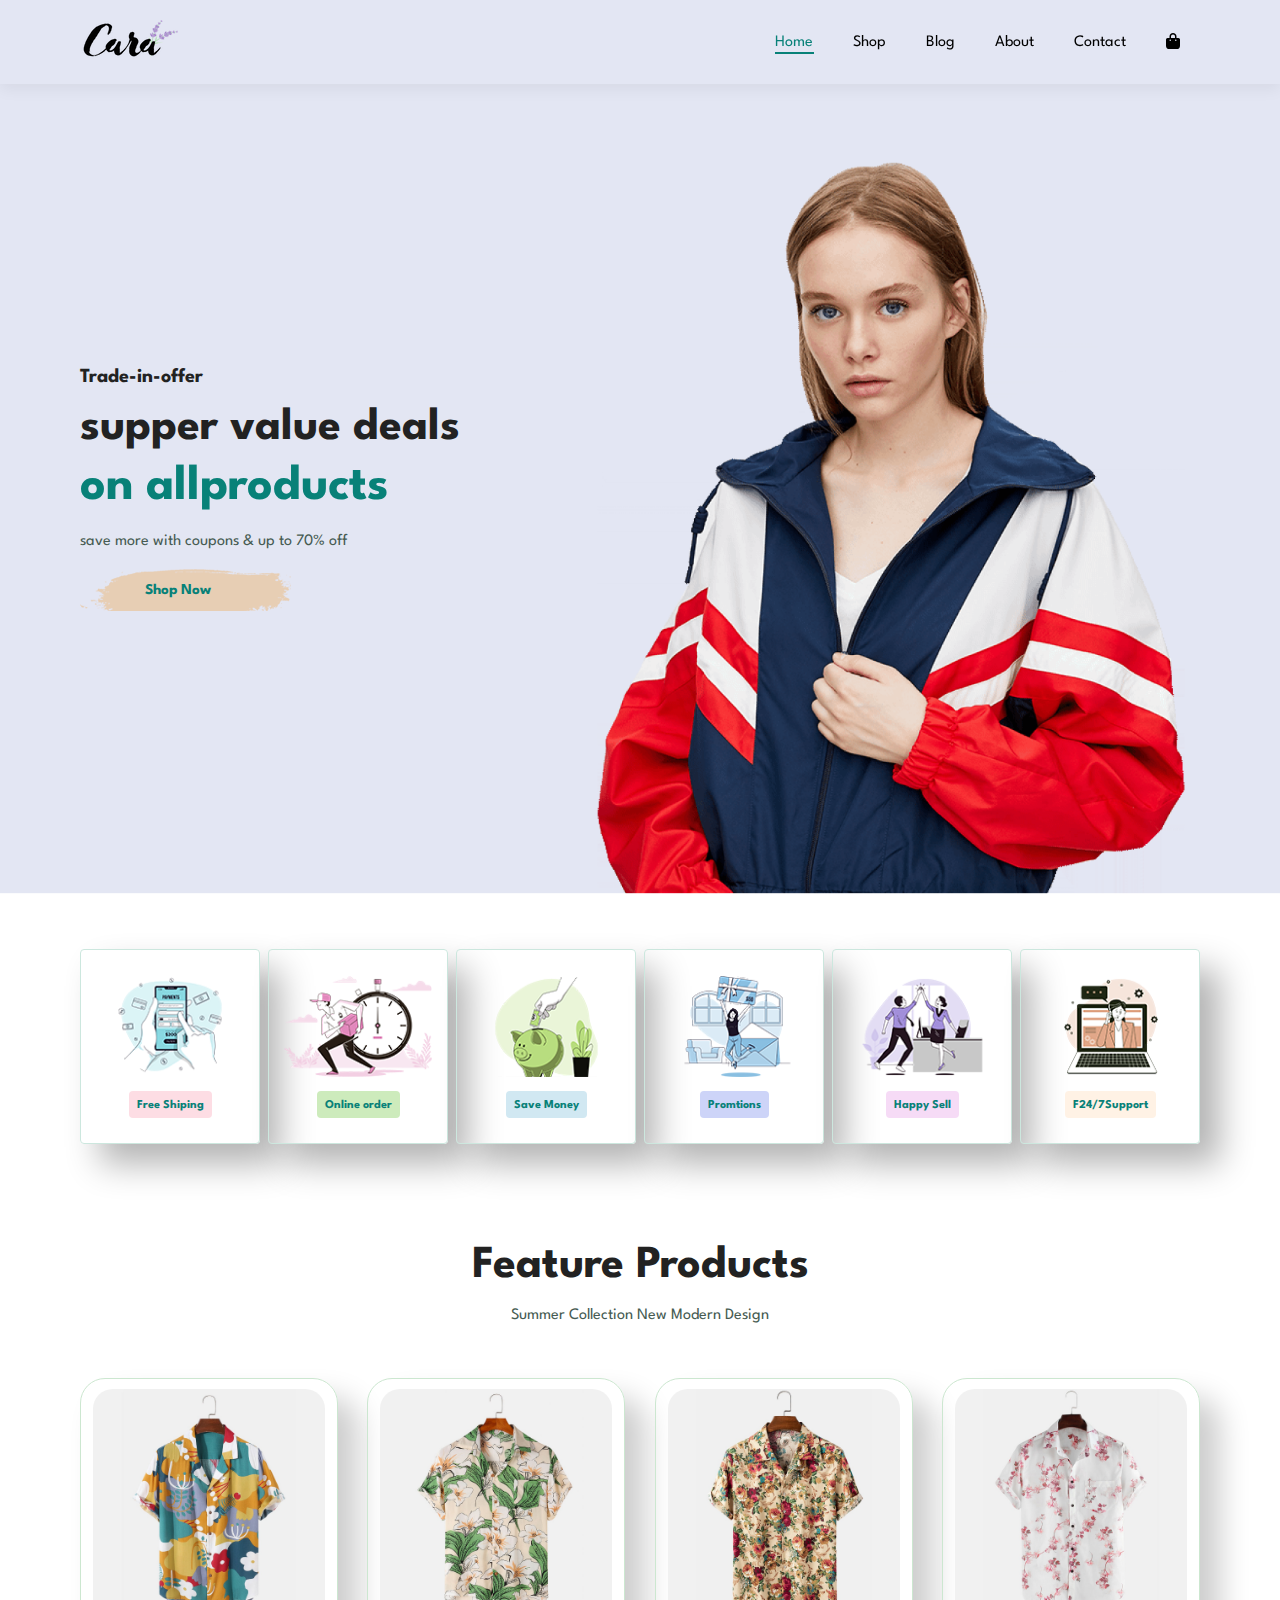
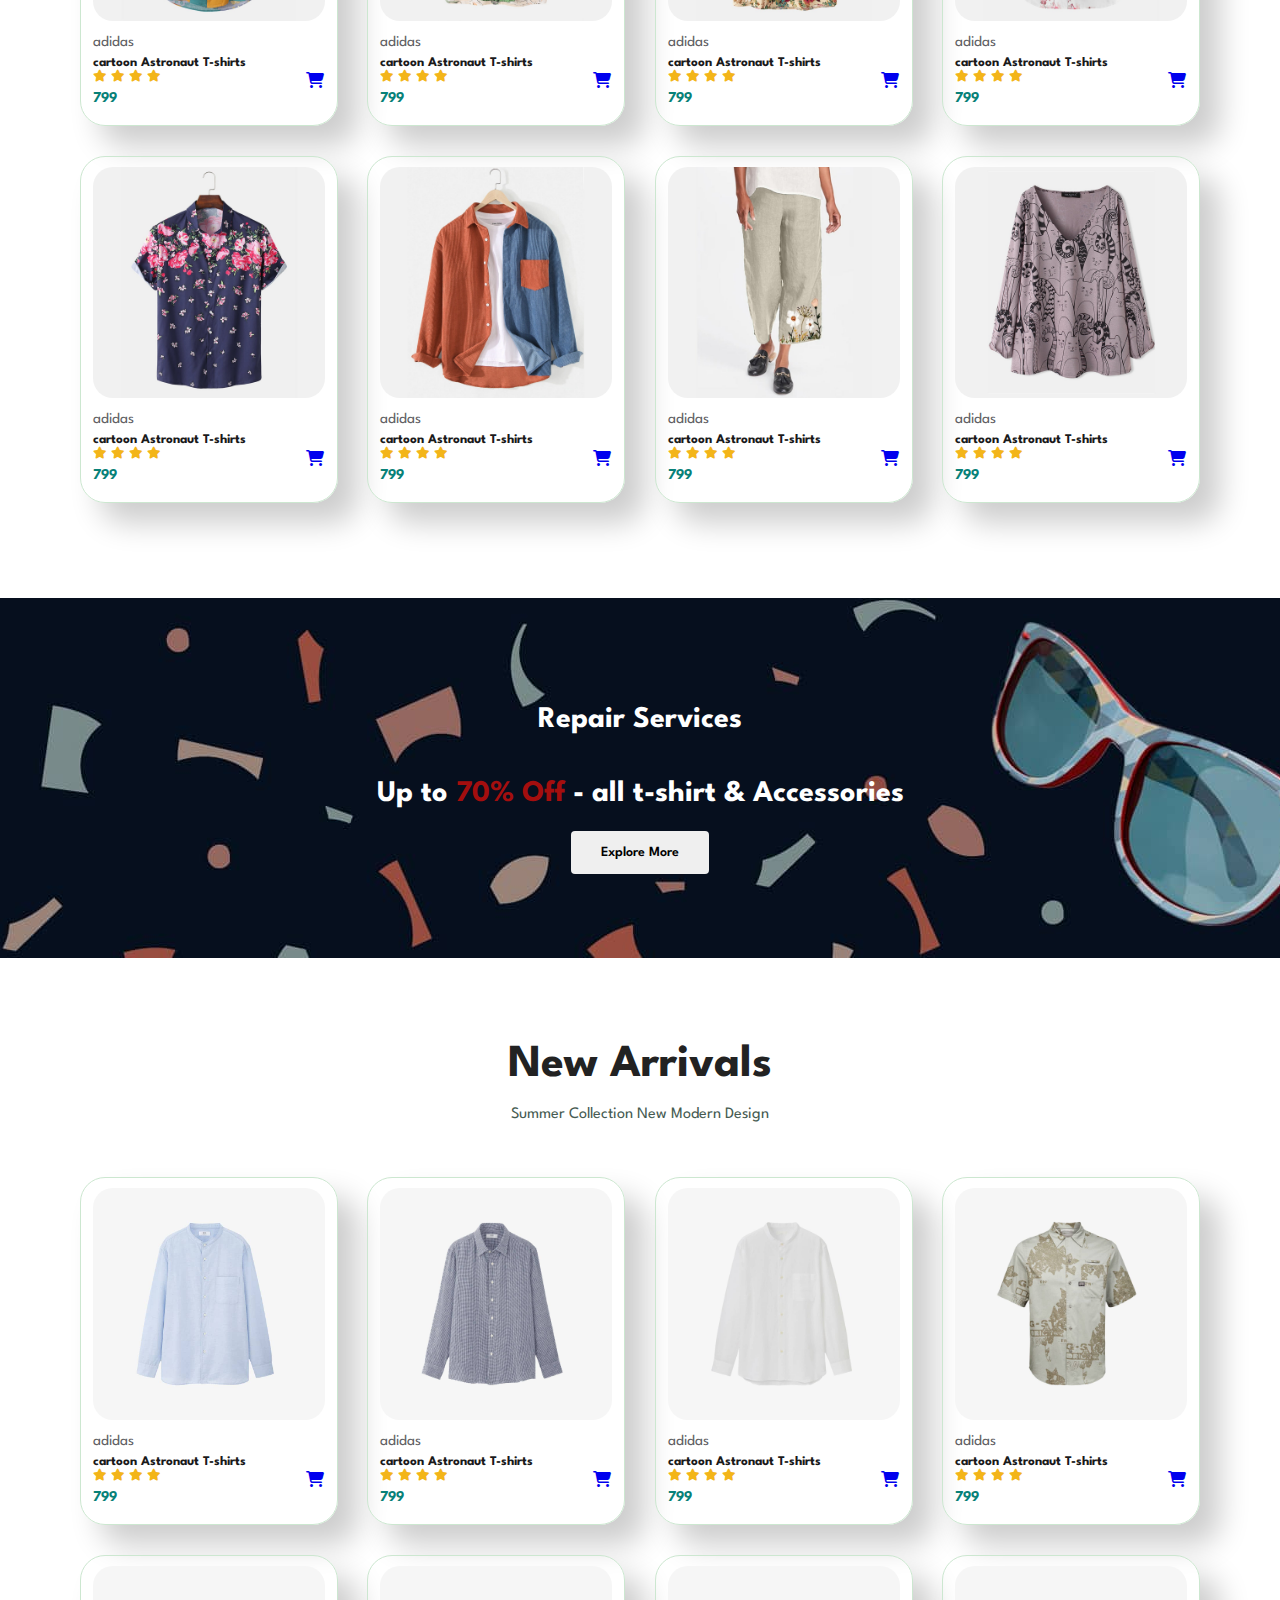
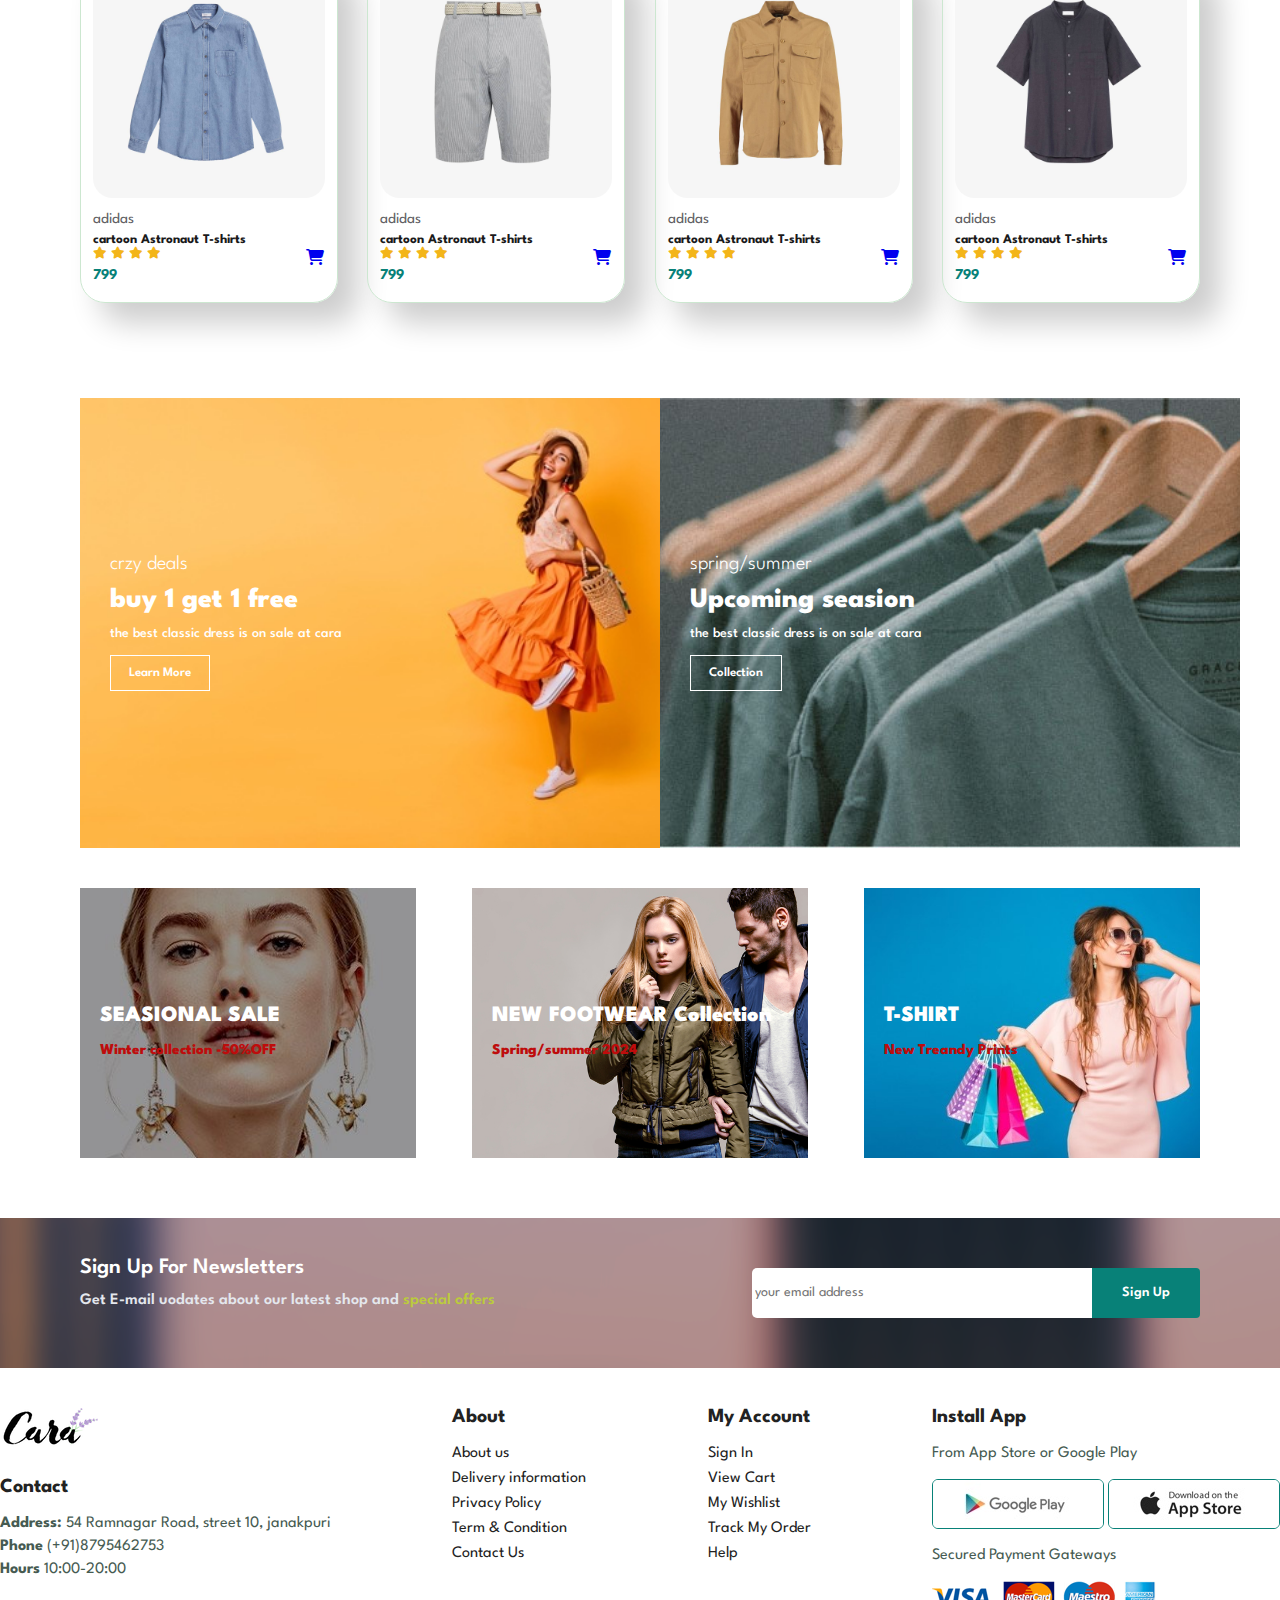
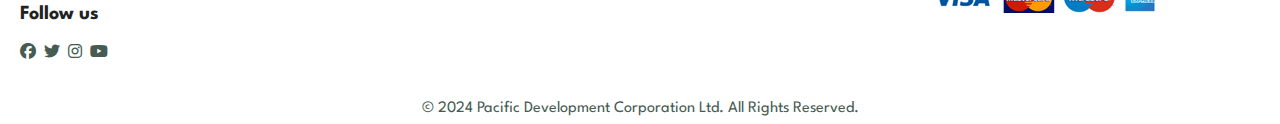
<file: index.html>
<!DOCTYPE html>
<html lang="en">

<head>
  <meta charset="UTF-8">
  <meta name="viewport" content="width=device-width, initial-scale=1.0">
  <title>Shoping</title>
  <link rel="shortcut icon" href="/img/download.png" type="image/x-icon">
  <link rel="stylesheet" href="https://cdnjs.cloudflare.com/ajax/libs/font-awesome/6.6.0/css/all.min.css">

  <link rel="stylesheet" href="style.css">
</head>

<body>
  <section id="header">
    <a href="#"><img src="./img/logo.png" class="logo"></a>

    <div>
      <ul id="navbar">
        <li><a class="active" href="index.html">Home</a></li>
        <li><a href="shop.html">Shop</a></li>
        <li><a href="blog.html">Blog</a></li>
        <li><a href="about.html">About</a></li>
        <li><a href="contact.html">Contact</a></li>
        <li id="lg-bag"><a href="cart.html"><i class="fa-solid fa-bag-shopping"></i></a></li>
        <a href="#" id="close"><i class="far fa-times"></i></a>
      </ul>
    </div>
    <div id="mobile">
      <a href="cart.html"><i class="fa-solid fa-bag-shopping"></i></a>
      <i id="bar" class="fas fa-outdent"></i>

    </div>
  </section>

  <section id="hero">
    <h4>Trade-in-offer</h4>
    <h2>supper value deals</h2>
    <h1>on allproducts</h1>
    <p>save more with coupons & up to 70% off</p>
    <button>Shop Now</button>
  </section>

  <section id="feature" class="section-p1">
    <div class="fe-box">
      <img src="img/feature/f1.png" alt="">
      <h6>Free Shiping</h6>
    </div>
    <div class="fe-box">
      <img src="img/feature/f2.png" alt="">
      <h6>Online order</h6>
    </div>
    <div class="fe-box">
      <img src="img/feature/f3.png" alt="">
      <h6>Save Money</h6>
    </div>
    <div class="fe-box">
      <img src="img/feature/f4.png" alt="">
      <h6>Promtions</h6>
    </div>
    <div class="fe-box">
      <img src="img/feature/f5.png" alt="">
      <h6>Happy Sell</h6>
    </div>
    <div class="fe-box">
      <img src="img/feature/f6.png" alt="">
      <h6>F24/7Support</h6>
    </div>
  </section>

  <section id="product1" class="section-p1">
    <h2>Feature Products</h2>
    <p>Summer Collection New Modern Design</p>
    <div class="pro-container">

      <div class="pro">
        <img src="img/product/f1.jpg" alt="">
        <div class="des">
          <span>adidas</span>
          <h5>cartoon Astronaut T-shirts</h5>
          <div class="star">
            <i class="fas fa-star"></i>
            <i class="fas fa-star"></i>
            <i class="fas fa-star"></i>
            <i class="fas fa-star"></i>
          </div>
          <h4>799</h4>
        </div>
        <a href="#"><i class="fa-solid fa-cart-shopping "></i></a>
      </div>

      <div class="pro">
        <img src="img/product/f2.jpg" alt="">
        <div class="des">
          <span>adidas</span>
          <h5>cartoon Astronaut T-shirts</h5>
          <div class="star">
            <i class="fas fa-star"></i>
            <i class="fas fa-star"></i>
            <i class="fas fa-star"></i>
            <i class="fas fa-star"></i>
          </div>
          <h4>799</h4>
        </div>
        <a href="#"><i class="fa-solid fa-cart-shopping "></i></a>
      </div>

      <div class="pro">
        <img src="img/product/f3.jpg" alt="">
        <div class="des">
          <span>adidas</span>
          <h5>cartoon Astronaut T-shirts</h5>
          <div class="star">
            <i class="fas fa-star"></i>
            <i class="fas fa-star"></i>
            <i class="fas fa-star"></i>
            <i class="fas fa-star"></i>
          </div>
          <h4>799</h4>
        </div>
        <a href="#"><i class="fa-solid fa-cart-shopping "></i></a>
      </div>

      <div class="pro">
        <img src="img/product/f4.jpg" alt="">
        <div class="des">
          <span>adidas</span>
          <h5>cartoon Astronaut T-shirts</h5>
          <div class="star">
            <i class="fas fa-star"></i>
            <i class="fas fa-star"></i>
            <i class="fas fa-star"></i>
            <i class="fas fa-star"></i>
          </div>
          <h4>799</h4>
        </div>
        <a href="#"><i class="fa-solid fa-cart-shopping "></i></a>
      </div>
      <div class="pro">
        <img src="img/product/f5.jpg" alt="">
        <div class="des">
          <span>adidas</span>
          <h5>cartoon Astronaut T-shirts</h5>
          <div class="star">
            <i class="fas fa-star"></i>
            <i class="fas fa-star"></i>
            <i class="fas fa-star"></i>
            <i class="fas fa-star"></i>
          </div>
          <h4>799</h4>
        </div>
        <a href="#"><i class="fa-solid fa-cart-shopping "></i></a>
      </div>
      <div class="pro">
        <img src="img/product/f6.jpg" alt="">
        <div class="des">
          <span>adidas</span>
          <h5>cartoon Astronaut T-shirts</h5>
          <div class="star">
            <i class="fas fa-star"></i>
            <i class="fas fa-star"></i>
            <i class="fas fa-star"></i>
            <i class="fas fa-star"></i>
          </div>
          <h4>799</h4>
        </div>
        <a href="#"><i class="fa-solid fa-cart-shopping "></i></a>
      </div>
      <div class="pro">
        <img src="img/product/f7.jpg" alt="">
        <div class="des">
          <span>adidas</span>
          <h5>cartoon Astronaut T-shirts</h5>
          <div class="star">
            <i class="fas fa-star"></i>
            <i class="fas fa-star"></i>
            <i class="fas fa-star"></i>
            <i class="fas fa-star"></i>
          </div>
          <h4>799</h4>
        </div>
        <a href="#"><i class="fa-solid fa-cart-shopping "></i></a>
      </div>

      <div class="pro">
        <img src="img/product/f8.jpg" alt="">
        <div class="des">
          <span>adidas</span>
          <h5>cartoon Astronaut T-shirts</h5>
          <div class="star">
            <i class="fas fa-star"></i>
            <i class="fas fa-star"></i>
            <i class="fas fa-star"></i>
            <i class="fas fa-star"></i>
          </div>
          <h4>799</h4>
        </div>
        <a href="#"><i class="fa-solid fa-cart-shopping "></i></a>
      </div>

    </div>
  </section>

  <section id="banner" class="section-m1">
    <h2>Repair Services</h2>
    <h2>Up to <span>70% Off</span> - all t-shirt & Accessories</h2>
    <button class="normal">Explore More</button>
  </section>

  <section id="product1" class="section-p1">
    <h2>New Arrivals</h2>
    <p>Summer Collection New Modern Design</p>
    <div class="pro-container">

      <div class="pro">
        <img src="img/product/n1.jpg" alt="">
        <div class="des">
          <span>adidas</span>
          <h5>cartoon Astronaut T-shirts</h5>
          <div class="star">
            <i class="fas fa-star"></i>
            <i class="fas fa-star"></i>
            <i class="fas fa-star"></i>
            <i class="fas fa-star"></i>
          </div>
          <h4>799</h4>
        </div>
        <a href="#"><i class="fa-solid fa-cart-shopping "></i></a>
      </div>

      <div class="pro">
        <img src="img/product/n2.jpg" alt="">
        <div class="des">
          <span>adidas</span>
          <h5>cartoon Astronaut T-shirts</h5>
          <div class="star">
            <i class="fas fa-star"></i>
            <i class="fas fa-star"></i>
            <i class="fas fa-star"></i>
            <i class="fas fa-star"></i>
          </div>
          <h4>799</h4>
        </div>
        <a href="#"><i class="fa-solid fa-cart-shopping "></i></a>
      </div>

      <div class="pro">
        <img src="img/product/n3.jpg" alt="">
        <div class="des">
          <span>adidas</span>
          <h5>cartoon Astronaut T-shirts</h5>
          <div class="star">
            <i class="fas fa-star"></i>
            <i class="fas fa-star"></i>
            <i class="fas fa-star"></i>
            <i class="fas fa-star"></i>
          </div>
          <h4>799</h4>
        </div>
        <a href="#"><i class="fa-solid fa-cart-shopping "></i></a>
      </div>

      <div class="pro">
        <img src="img/product/n4.jpg" alt="">
        <div class="des">
          <span>adidas</span>
          <h5>cartoon Astronaut T-shirts</h5>
          <div class="star">
            <i class="fas fa-star"></i>
            <i class="fas fa-star"></i>
            <i class="fas fa-star"></i>
            <i class="fas fa-star"></i>
          </div>
          <h4>799</h4>
        </div>
        <a href="#"><i class="fa-solid fa-cart-shopping "></i></a>
      </div>
      <div class="pro">
        <img src="img/product/n5.jpg" alt="">
        <div class="des">
          <span>adidas</span>
          <h5>cartoon Astronaut T-shirts</h5>
          <div class="star">
            <i class="fas fa-star"></i>
            <i class="fas fa-star"></i>
            <i class="fas fa-star"></i>
            <i class="fas fa-star"></i>
          </div>
          <h4>799</h4>
        </div>
        <a href="#"><i class="fa-solid fa-cart-shopping "></i></a>
      </div>
      <div class="pro">
        <img src="img/product/n6.jpg" alt="">
        <div class="des">
          <span>adidas</span>
          <h5>cartoon Astronaut T-shirts</h5>
          <div class="star">
            <i class="fas fa-star"></i>
            <i class="fas fa-star"></i>
            <i class="fas fa-star"></i>
            <i class="fas fa-star"></i>
          </div>
          <h4>799</h4>
        </div>
        <a href="#"><i class="fa-solid fa-cart-shopping "></i></a>
      </div>
      <div class="pro">
        <img src="img/product/n7.jpg" alt="">
        <div class="des">
          <span>adidas</span>
          <h5>cartoon Astronaut T-shirts</h5>
          <div class="star">
            <i class="fas fa-star"></i>
            <i class="fas fa-star"></i>
            <i class="fas fa-star"></i>
            <i class="fas fa-star"></i>
          </div>
          <h4>799</h4>
        </div>
        <a href="#"><i class="fa-solid fa-cart-shopping "></i></a>
      </div>

      <div class="pro">
        <img src="img/product/n8.jpg" alt="">
        <div class="des">
          <span>adidas</span>
          <h5>cartoon Astronaut T-shirts</h5>
          <div class="star">
            <i class="fas fa-star"></i>
            <i class="fas fa-star"></i>
            <i class="fas fa-star"></i>
            <i class="fas fa-star"></i>
          </div>
          <h4>799</h4>
        </div>
        <a href="#"><i class="fa-solid fa-cart-shopping "></i></a>
      </div>

    </div>
  </section>

  <section id="sm-banner" class="section-p1">
    <div class="banner-box">
      <h4>crzy deals</h4>
      <h2>buy 1 get 1 free</h2>
      <span>the best classic dress is on sale at cara</span>
      <button class="white">Learn More</button>
    </div>
    <div class="banner-box banner-box2">
      <h4>spring/summer</h4>
      <h2>Upcoming seasion</h2>
      <span>the best classic dress is on sale at cara</span>
      <button class="white">Collection</button>
    </div>
  </section>

  <section id="banner3">
    <div class="banner-box banner-box ">
      <h2>SEASIONAL SALE</h2>
      <h3>Winter collection -50%OFF</h3>
    </div>

    <div class="banner-box banner-box2 ">
      <h2>NEW FOOTWEAR Collection</h2>
      <h3>Spring/summer 2024</h3>
    </div>

    <div class="banner-box  banner-box3">
      <h2>T-SHIRT</h2>
      <h3>New Treandy Prints</h3>
    </div>
  </section>

  <section id="newsletter" class="section-p1 section-m1">
    <div class="newstext">
      <h4>Sign Up For Newsletters</h4>
      <p>Get E-mail uodates about our latest shop and <span>special offers</span>
      </p>
    </div>
    <div class="form">
      <input type="text" placeholder="your email address">
      <button class="normal">Sign Up</button>
    </div>

  </section>

  <footer class="footer">
    <div class="col">
      <img class="logo" src="img/logo.png" alt="">
      <h4>Contact</h4>
      <p> <strong>Address:</strong> 54 Ramnagar Road, street 10, janakpuri</p>
      <p><strong>Phone</strong> (+91)8795462753</p>
      <p> <strong>Hours</strong> 10:00-20:00</p>
      <div class="follow">
        <h4>Follow us</h4>
        <div class="icon">
          <i class="fa-brands fa-facebook"></i>
          <i class="fa-brands fa-twitter"></i>
          <i class="fa-brands fa-instagram"></i>
          <i class="fa-brands fa-youtube"></i>
        </div>
      </div>
    </div>

    <div class="col">
      <h4>About</h4>
      <a href="#">About us</a>
      <a href="#">Delivery information</a>
      <a href="#">Privacy Policy</a>
      <a href="#">Term & Condition</a>
      <a href="#">Contact Us</a>
    </div>

    <div class="col">
      <h4>My Account</h4>
      <a href="#">Sign In</a>
      <a href="#">View Cart</a>
      <a href="#">My Wishlist</a>
      <a href="#">Track My Order</a>
      <a href="#">Help</a>
    </div>

    <div class="col install">
      <h4>Install App</h4>
      <p>From App Store or Google Play</p>
      <div class="row">
        <img src="img/play.jpg" alt="">
        <img src="img/app.jpg" alt="">
      </div>
      <p> Secured Payment Gateways</p>
      <img src="img/pay.png" alt="">
    </div>
    <div class="copyright">
      <p>© 2024 Pacific Development Corporation Ltd. All Rights Reserved.</p>
    </div>

  </footer>


  <script src="script.js"></script>
</body>

</html>
</file>
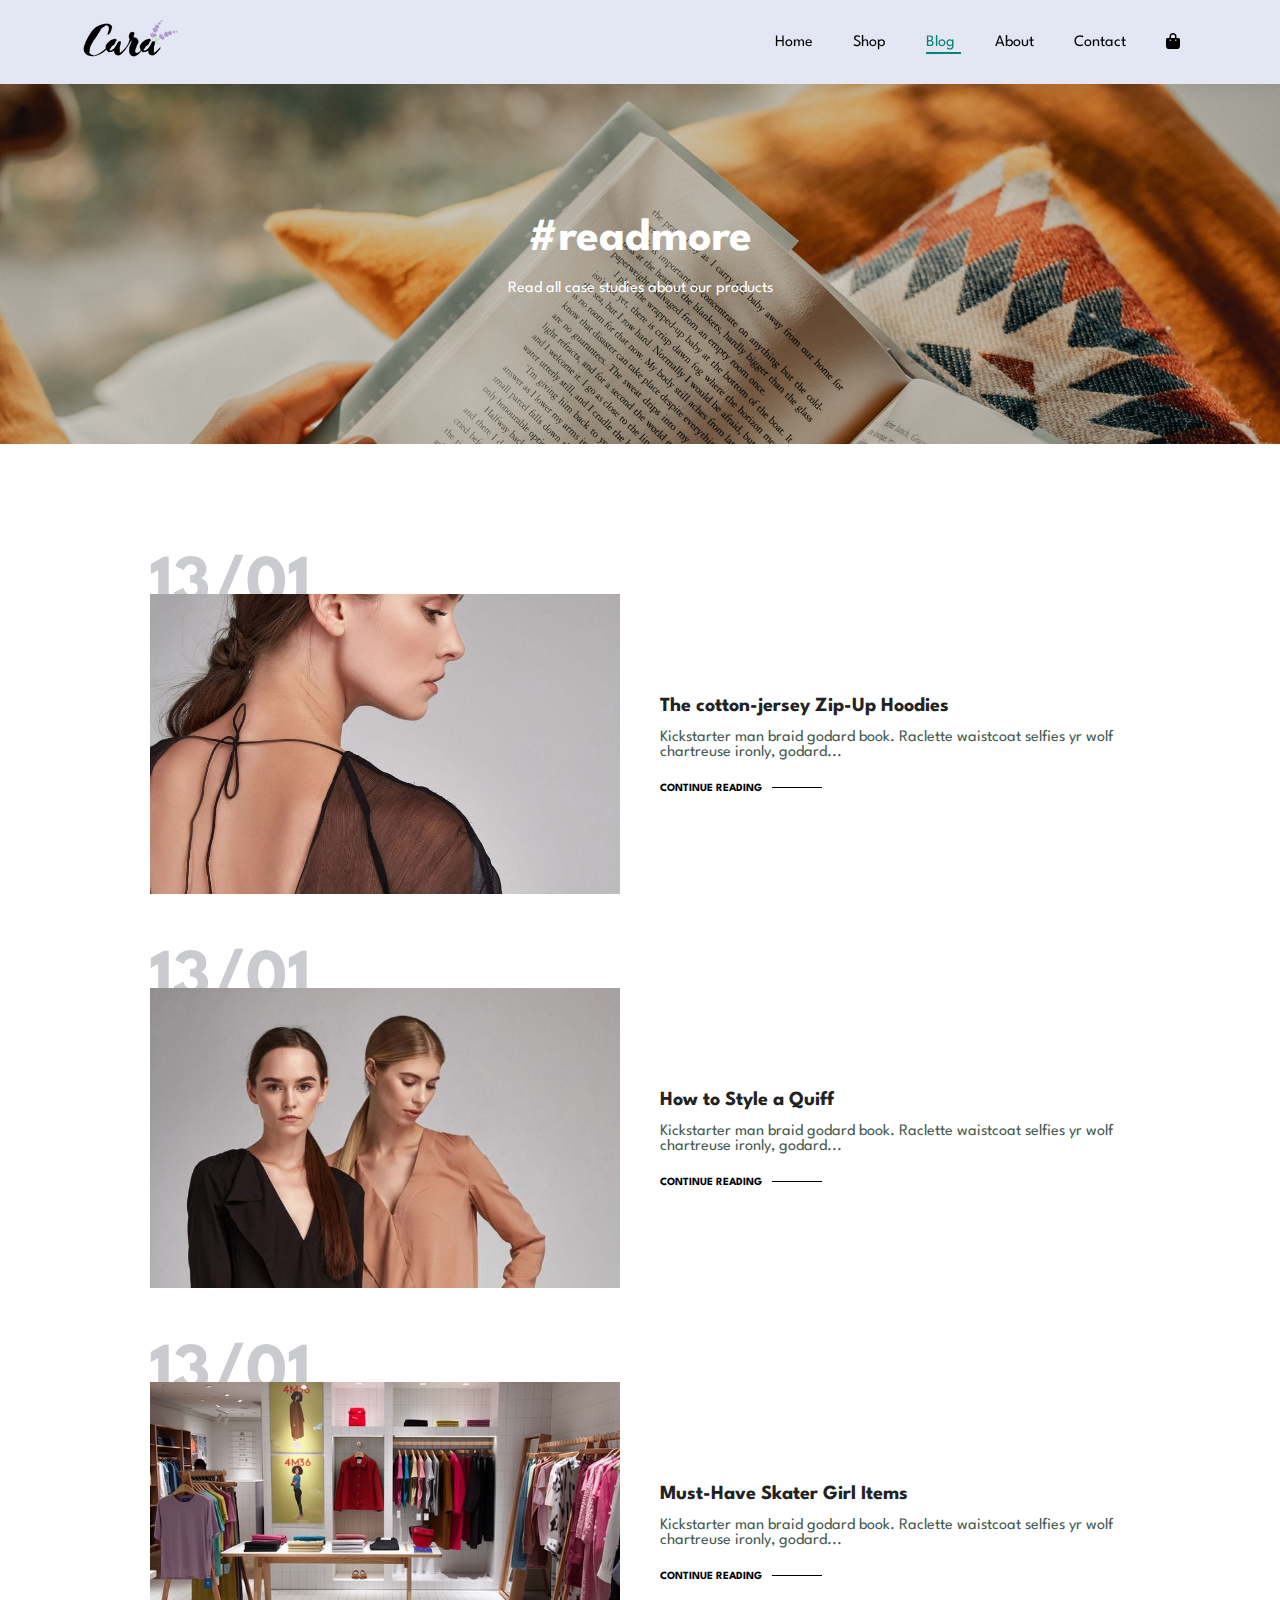
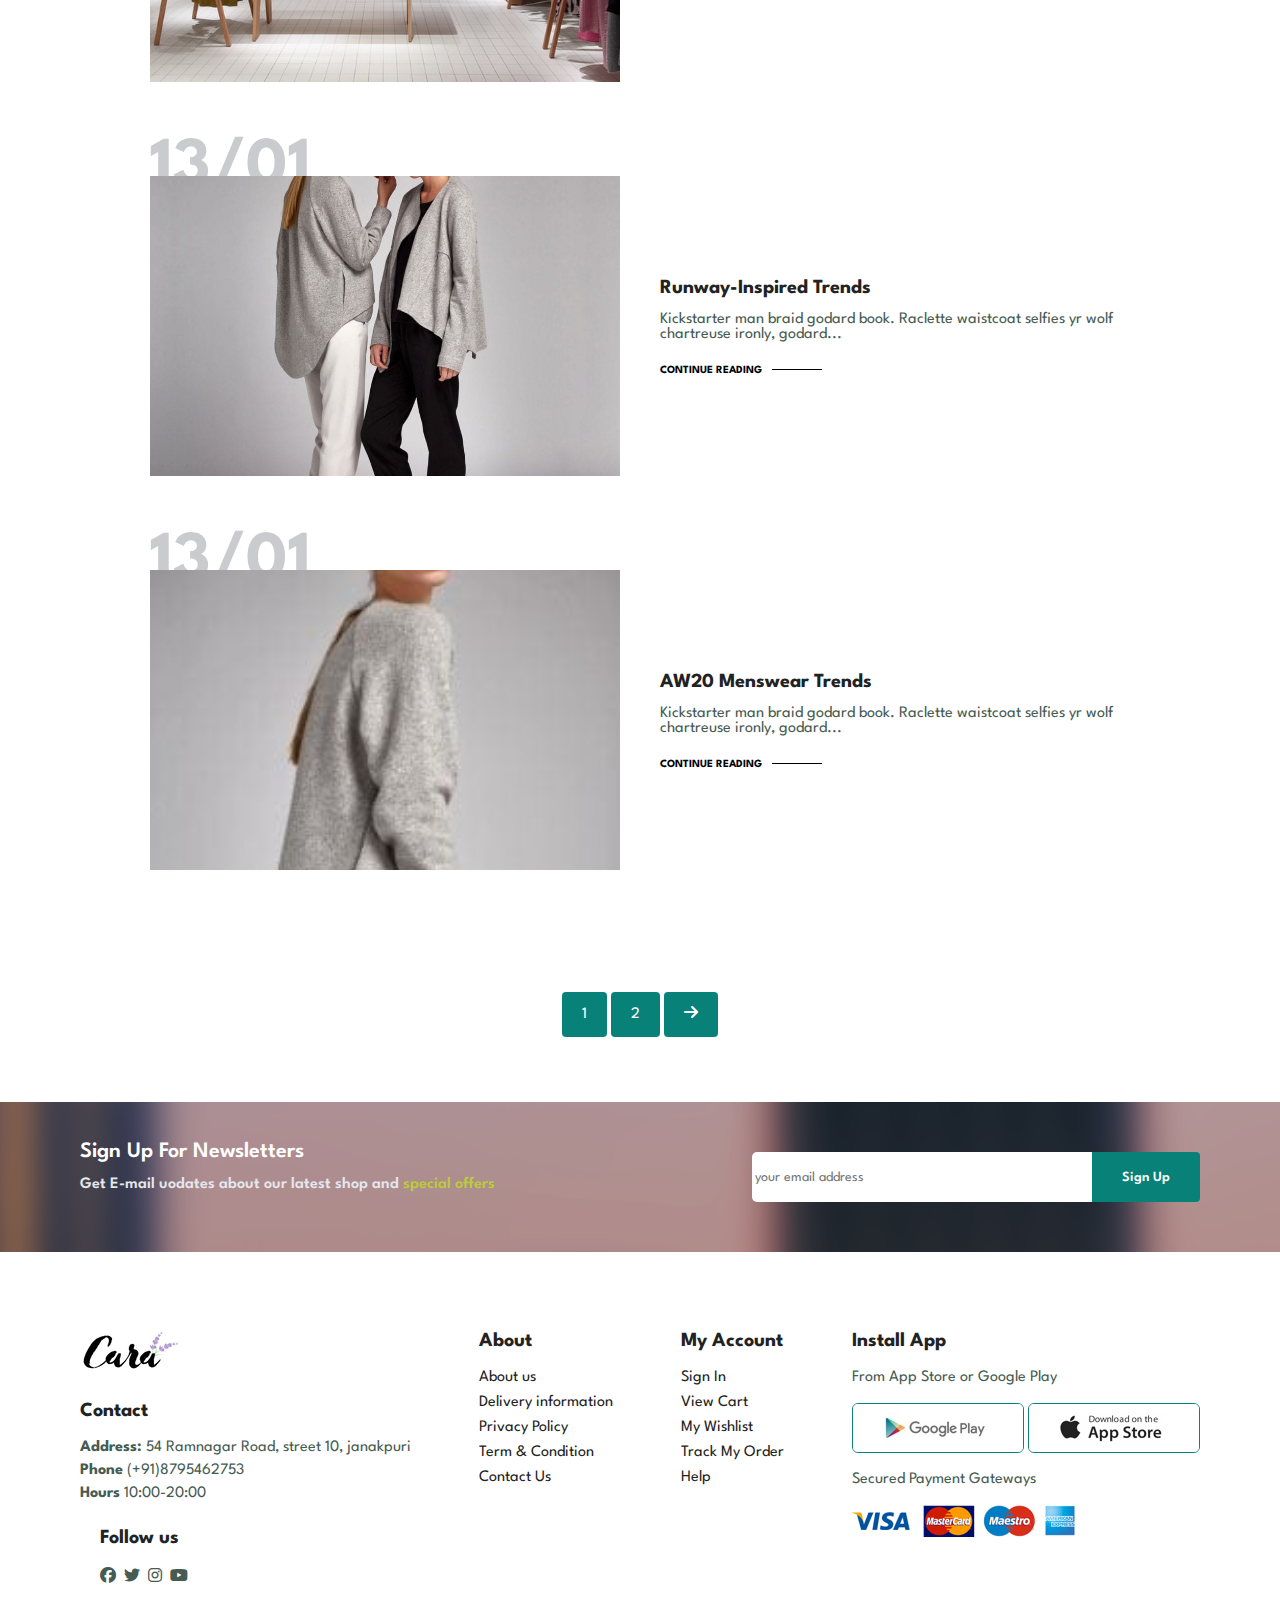
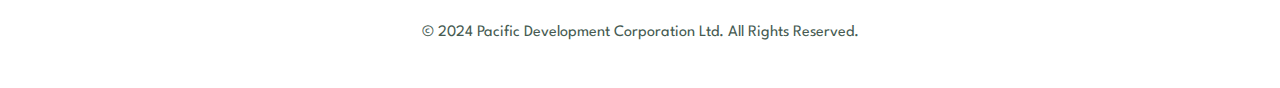
<file: blog.html>
<!DOCTYPE html>
<html lang="en">

<head>
  <meta charset="UTF-8">
  <meta name="viewport" content="width=device-width, initial-scale=1.0">
  <title>Shoping</title>
  <link rel="shortcut icon" href="/img/download.png" type="image/x-icon">
  <link rel="stylesheet" href="https://cdnjs.cloudflare.com/ajax/libs/font-awesome/6.6.0/css/all.min.css">

  <link rel="stylesheet" href="style.css">
</head>

<body>
  <section id="header">
    <a href="#"><img src="./img/logo.png" class="logo"></a>

    <div>
      <ul id="navbar">
        <li><a href="index.html">Home</a></li>
        <li><a href="shop.html">Shop</a></li>
         <li><a class="active" href="blog.html">Blog</a></li>
        <li><a href="about.html">About</a></li>
        <li><a href="contact.html">Contact</a></li>
        <li id="lg-bag"><a href="cart.html"><i class="fa-solid fa-bag-shopping"></i></a></li>
        <a href="#" id="close"><i class="far fa-times"></i></a>
      </ul>
    </div>
    <div id="mobile">
      <a href="cart.html"><i class="fa-solid fa-bag-shopping"></i></a>
      <i id="bar" class="fas fa-outdent"></i>

    </div>
  </section>

  <section id="page-header" class="blog-header">
    <h2>#readmore</h2>
    <p>Read all case studies about our products</p>
  </section>
  <section id="blog">
    <div class="blog-box">
      <div class="blog-img">
        <img src="img/blog/b1.jpg" alt="">
      </div>
      <div class="blog-details">
        <h4>The cotton-jersey Zip-Up Hoodies</h4>
        <p>Kickstarter man braid godard book. Raclette waistcoat selfies yr wolf chartreuse ironly, godard...</p>
        <a href="#">CONTINUE READING</a>
      </div>
      <h1>13/01</h1>
    </div>

    <div class="blog-box">
      <div class="blog-img">
        <img src="img/blog/b2.jpg" alt="">
      </div>
      <div class="blog-details">
        <h4>How to Style a Quiff</h4>
        <p>Kickstarter man braid godard book. Raclette waistcoat selfies yr wolf chartreuse ironly, godard...</p>
        <a href="#">CONTINUE READING</a>
      </div>
      <h1>13/01</h1>
    </div>

    <div class="blog-box">
      <div class="blog-img">
        <img src="img/blog/b3.jpg" alt="">
      </div>
      <div class="blog-details">
        <h4>Must-Have Skater Girl Items</h4>
        <p>Kickstarter man braid godard book. Raclette waistcoat selfies yr wolf chartreuse ironly, godard...</p>
        <a href="#">CONTINUE READING</a>
      </div>
      <h1>13/01</h1>
    </div>

    <div class="blog-box">
      <div class="blog-img">
        <img src="img/blog/b4.jpg" alt="">
      </div>
      <div class="blog-details">
        <h4>Runway-Inspired Trends</h4>
        <p>Kickstarter man braid godard book. Raclette waistcoat selfies yr wolf chartreuse ironly, godard...</p>
        <a href="#">CONTINUE READING</a>
      </div>
      <h1>13/01</h1>
    </div>

    <div class="blog-box">
      <div class="blog-img">
        <img src="img/blog/b5.jpg" alt="">
      </div>
      <div class="blog-details">
        <h4>AW20 Menswear Trends</h4>
        <p>Kickstarter man braid godard book. Raclette waistcoat selfies yr wolf chartreuse ironly, godard...</p>
        <a href="#">CONTINUE READING</a>
      </div>
      <h1>13/01</h1>
    </div>
  </section>

  <section id="pagination" class="section-p1">
    <a href="#">1</a>
    <a href="#">2</a>
    <a href="#"><i class="fa-solid fa-arrow-right"></i></a>
  </section>

  <section id="newsletter" class="section-p1 section-m1">
    <div class="newstext">
      <h4>Sign Up For Newsletters</h4>
      <p>Get E-mail uodates about our latest shop and <span>special offers</span>
      </p>
    </div>
    <div class="form">
      <input type="text" placeholder="your email address">
      <button class="normal">Sign Up</button>
    </div>

  </section>

  <footer class="section-p1">
    <div class="col">
      <img class="logo" src="img/logo.png" alt="">
      <h4>Contact</h4>
      <p> <strong>Address:</strong> 54 Ramnagar Road, street 10, janakpuri</p>
      <p><strong>Phone</strong> (+91)8795462753</p>
      <p> <strong>Hours</strong> 10:00-20:00</p>
      <div class="follow">
        <h4>Follow us</h4>
        <div class="icon">
          <i class="fa-brands fa-facebook"></i>
          <i class="fa-brands fa-twitter"></i>
          <i class="fa-brands fa-instagram"></i>
          <i class="fa-brands fa-youtube"></i>
        </div>
      </div>
    </div>

    <div class="col">
      <h4>About</h4>
      <a href="#">About us</a>
      <a href="#">Delivery information</a>
      <a href="#">Privacy Policy</a>
      <a href="#">Term & Condition</a>
      <a href="#">Contact Us</a>
    </div>

    <div class="col">
      <h4>My Account</h4>
      <a href="#">Sign In</a>
      <a href="#">View Cart</a>
      <a href="#">My Wishlist</a>
      <a href="#">Track My Order</a>
      <a href="#">Help</a>
    </div>

    <div class="col install">
      <h4>Install App</h4>
      <p>From App Store or Google Play</p>
      <div class="row">
        <img src="img/play.jpg" alt="">
        <img src="img/app.jpg" alt="">
      </div>
      <p> Secured Payment Gateways</p>
      <img src="img/pay.png" alt="">
    </div>
    <div class="copyright">
      <p>© 2024 Pacific Development Corporation Ltd. All Rights Reserved.</p>
    </div>

  </footer>


  <script src="script.js"></script>
</body>

</html>
</file>
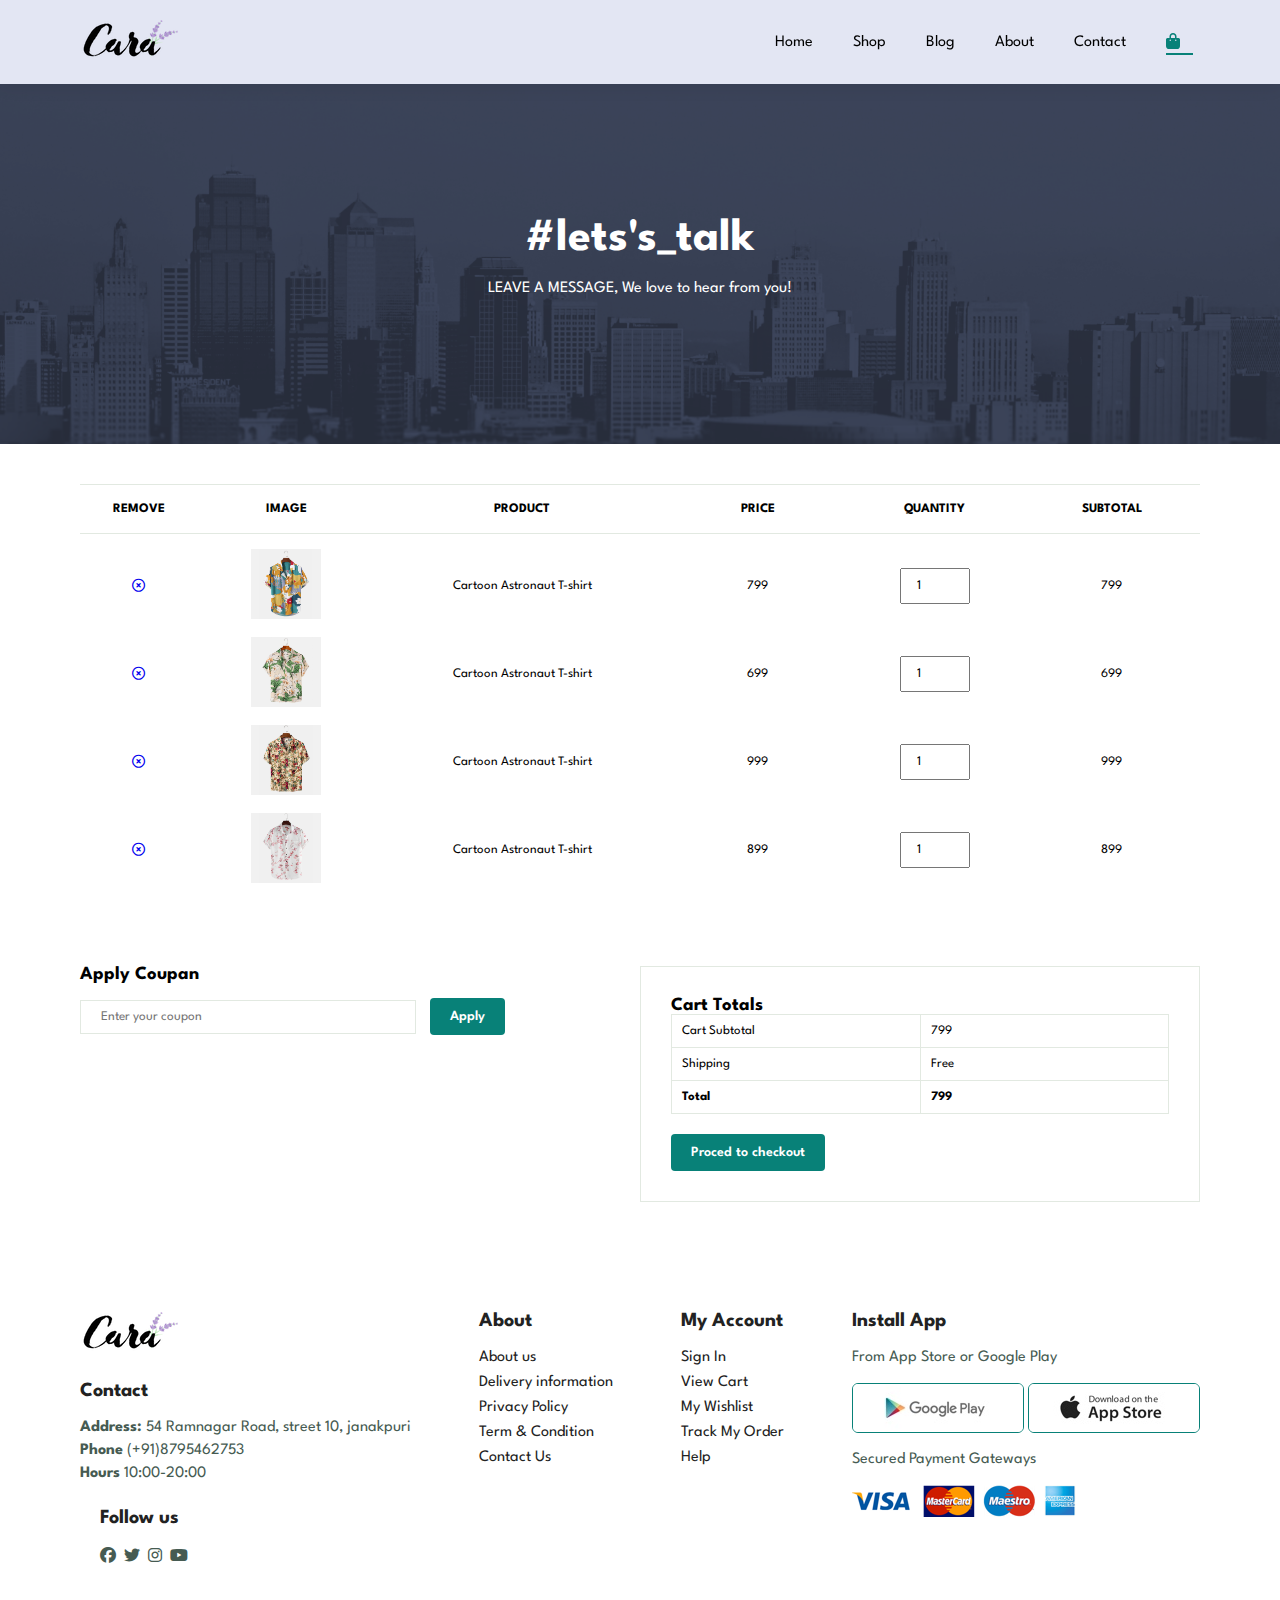
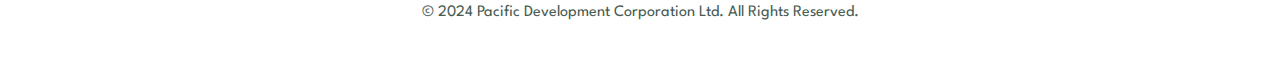
<file: cart.html>
<!DOCTYPE html>
<html lang="en">

<head>
  <meta charset="UTF-8">
  <meta name="viewport" content="width=device-width, initial-scale=1.0">
  <title>Shoping</title>
  <link rel="shortcut icon" href="/img/download.png" type="image/x-icon">
  <link rel="stylesheet" href="https://cdnjs.cloudflare.com/ajax/libs/font-awesome/6.6.0/css/all.min.css">

  <link rel="stylesheet" href="style.css">
</head>

<body>
  <section id="header">
    <a href="#"><img src="./img/logo.png" class="logo"></a>

    <div>
      <ul id="navbar">
        <li><a href="index.html">Home</a></li>
        <li><a href="shop.html">Shop</a></li>
        <li><a href="blog.hml">Blog</a></li>
        <li><a href="about.html">About</a></li>
        <li><a href="contact.html">Contact</a></li>
        <li id="lg-bag"><a class="active"  href="cart.html"><i class="fa-solid fa-bag-shopping"></i></a></li>
        <a href="#" id="close"><i class="far fa-times"></i></a>
      </ul>
    </div>
    <div id="mobile">
      <a href="cart.html"><i class="fa-solid fa-bag-shopping"></i></a>
      <i id="bar" class="fas fa-outdent"></i>

    </div>
  </section>

  <section id="page-header" class="about-header">
    <h2>#lets's_talk</h2>
    <p>LEAVE A MESSAGE, We love to hear from you!</p>
  </section>

  <section id="cart" class="section-p1">
    <table width="100%">
      <thead>
        <tr>
          <td>Remove</td>
          <td>Image</td>
          <td>Product</td>
          <td>Price</td>
          <td>Quantity</td>
          <td>Subtotal</td>
        </tr>
      </thead>
      <tbody>
        <tr>
          <td><a href="#"><i class="fa-sharp fa-regular fa-circle-xmark"></i></a></td>
          <td><img src="img/product/f1.jpg" alt=""></td>
          <td>Cartoon Astronaut T-shirt</td>
          <td>799</td>
          <td><input type="number" value="1"></td>
          <td>799</td>
        </tr>

        <tr>
          <td><a href="#"><i class="fa-sharp fa-regular fa-circle-xmark"></i></a></td>
          <td><img src="img/product/f2.jpg" alt=""></td>
          <td>Cartoon Astronaut T-shirt</td>
          <td>699</td>
          <td><input type="number" value="1"></td>
          <td>699</td>
        </tr>

        <tr>
          <td><a href="#"><i class="fa-sharp fa-regular fa-circle-xmark"></i></a></td>
          <td><img src="img/product/f3.jpg" alt=""></td>
          <td>Cartoon Astronaut T-shirt</td>
          <td>999</td>
          <td><input type="number" value="1"></td>
          <td>999</td>
        </tr>

        <tr>
          <td><a href="#"><i class="fa-sharp fa-regular fa-circle-xmark"></i></a></td>
          <td><img src="img/product/f4.jpg" alt=""></td>
          <td>Cartoon Astronaut T-shirt</td>
          <td>899</td>
          <td><input type="number" value="1"></td>
          <td>899</td>
        </tr>
      </tbody>
    </table>
  </section>

  <section id="cart-add" class="section-p1">
    <div id="coupon">
      <h3>Apply Coupan</h3>
      <div>
        <input type="text" placeholder="Enter your coupon">
        <button class="normal">Apply</button>
      </div>
    </div>

    <div id="subtotal">
      <h3>Cart Totals</h3>
      <table>
        <tr>
          <td>Cart Subtotal</td>
          <td>799</td>
          <tr>
            <tr>
              <td>Shipping</td>
              <td>Free</td>
            </tr>
          </tr>
          <td><strong>Total</strong></td>
          <td><strong>799</strong></td>
        </tr>
      </table>
      <button class="normal">Proced to checkout</button>
    </div>
  </section>

  <footer class="section-p1">
    <div class="col">
      <img class="logo" src="img/logo.png" alt="">
      <h4>Contact</h4>
      <p> <strong>Address:</strong> 54 Ramnagar Road, street 10, janakpuri</p>
      <p><strong>Phone</strong> (+91)8795462753</p>
      <p> <strong>Hours</strong> 10:00-20:00</p>
      <div class="follow">
        <h4>Follow us</h4>
        <div class="icon">
          <i class="fa-brands fa-facebook"></i>
          <i class="fa-brands fa-twitter"></i>
          <i class="fa-brands fa-instagram"></i>
          <i class="fa-brands fa-youtube"></i>
        </div>
      </div>
    </div>

    <div class="col">
      <h4>About</h4>
      <a href="#">About us</a>
      <a href="#">Delivery information</a>
      <a href="#">Privacy Policy</a>
      <a href="#">Term & Condition</a>
      <a href="#">Contact Us</a>
    </div>

    <div class="col">
      <h4>My Account</h4>
      <a href="#">Sign In</a>
      <a href="#">View Cart</a>
      <a href="#">My Wishlist</a>
      <a href="#">Track My Order</a>
      <a href="#">Help</a>
    </div>

    <div class="col install">
      <h4>Install App</h4>
      <p>From App Store or Google Play</p>
      <div class="row">
        <img src="img/play.jpg" alt="">
        <img src="img/app.jpg" alt="">
      </div>
      <p> Secured Payment Gateways</p>
      <img src="img/pay.png" alt="">
    </div>
    <div class="copyright">
      <p>© 2024 Pacific Development Corporation Ltd. All Rights Reserved.</p>
    </div>

  </footer>


  <script src="script.js"></script>
</body>

</html>
</file>
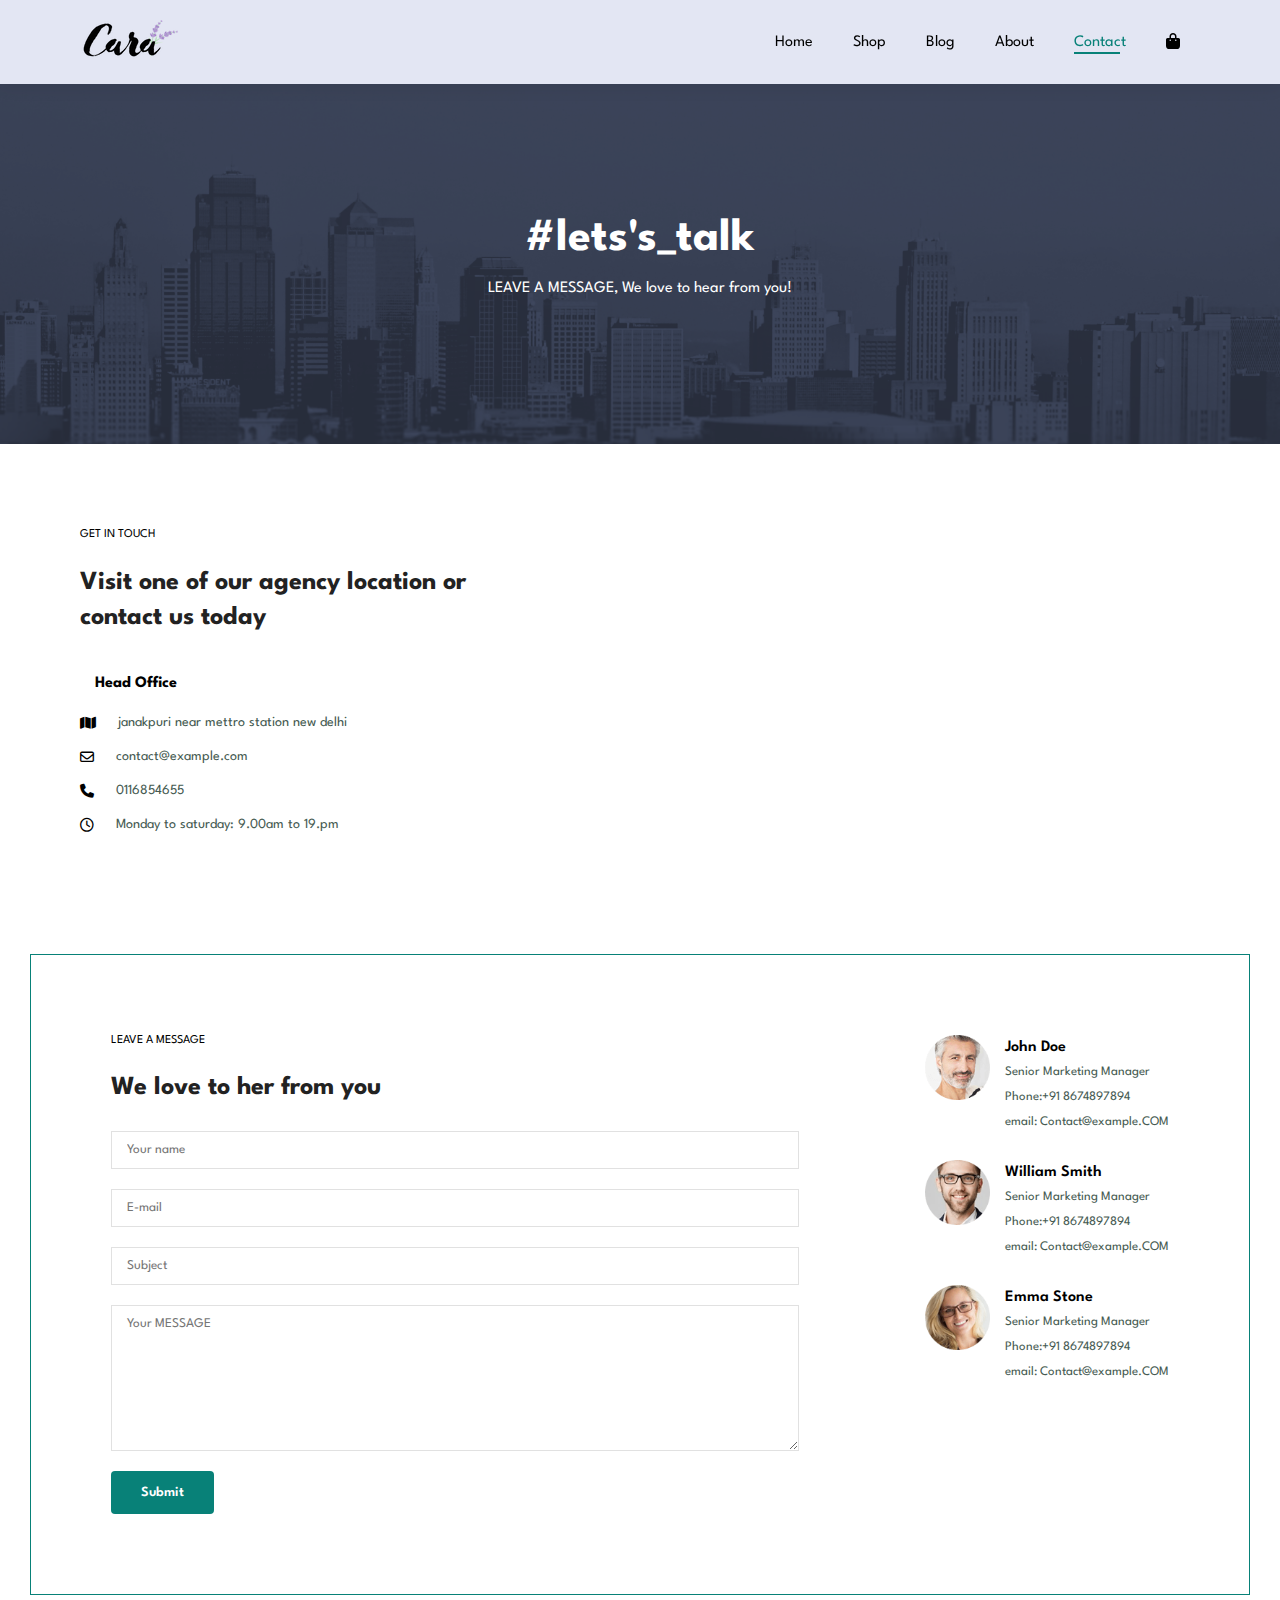
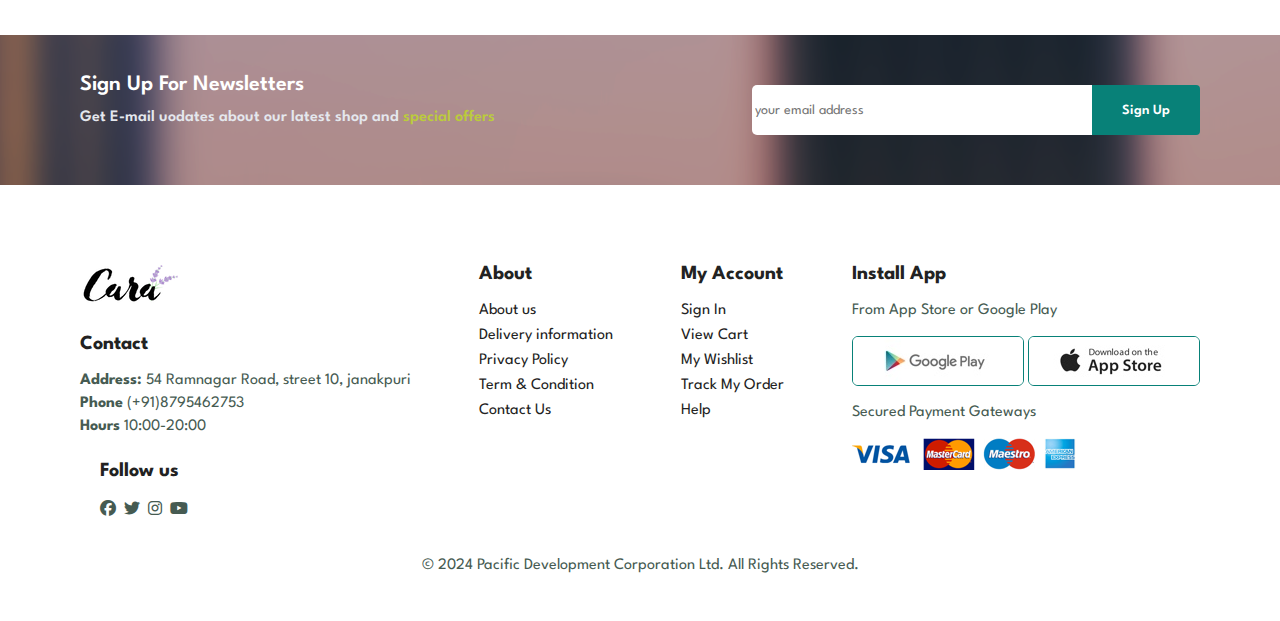
<file: contact.html>
<!DOCTYPE html>
<html lang="en">

<head>
  <meta charset="UTF-8">
  <meta name="viewport" content="width=device-width, initial-scale=1.0">
  <title>Shoping</title>
  <link rel="shortcut icon" href="/img/download.png" type="image/x-icon">
  <link rel="stylesheet" href="https://cdnjs.cloudflare.com/ajax/libs/font-awesome/6.6.0/css/all.min.css">

  <link rel="stylesheet" href="style.css">
</head>

<body>
  <section id="header">
    <a href="#"><img src="./img/logo.png" class="logo"></a>

    <div>
      <ul id="navbar">
        <li><a href="index.html">Home</a></li>
        <li><a href="shop.html">Shop</a></li>
        <li><a href="blog.html">Blog</a></li>
        <li><a href="about.html">About</a></li>
        <li><a class="active" href="contect.html">Contact</a></li>
        <li id="lg-bag"><a href="cart.html"><i class="fa-solid fa-bag-shopping"></i></a></li>
        <a href="#" id="close"><i class="far fa-times"></i></a>
      </ul>
    </div>
    <div id="mobile">
      <a href="cart.html"><i class="fa-solid fa-bag-shopping"></i></a>
      <i id="bar" class="fas fa-outdent"></i>

    </div>
  </section>

  <section id="page-header" class="about-header">
    <h2>#lets's_talk</h2>
    <p>LEAVE A MESSAGE, We love to hear from you!</p>
  </section>

  <section id="contact-details" class="section-p1">
    <div class="details">
      <span>GET IN TOUCH</span>
      <h2>Visit one of our agency location or contact us today</h2>
      <h3>Head Office</h3>
      <div>
        <li>
          <i class="fa-solid fa-map"></i>
          <p>janakpuri near mettro station new delhi</p>
        </li>

        <li>
          <i class="fa-regular fa-envelope"></i>
          <p>contact@example.com</p>
        </li>

        <li>
          <i class="fa-solid fa-phone"></i>
          <p>0116854655</p>
        </li>

        <li>
          <i class="fa-regular fa-clock"></i>
          <p>Monday to saturday: 9.00am to 19.pm</p>
        </li>
      </div>
    </div>
    <div class="map">
      <iframe src="https://www.google.com/maps/embed?pb=!1m18!1m12!1m3!1d3504.8002643863874!2d77.1901929742191!3d28.54572268801986!2m3!1f0!2f0!3f0!3m2!1i1024!2i768!4f13.1!3m3!1m2!1s0x390d1df6b9055fb5%3A0x81c10b266b1ea3c0!2sIndian%20Institute%20Of%20Technology%20Delhi%20(IIT%20Delhi)!5e0!3m2!1sen!2sin!4v1729041272496!5m2!1sen!2sin" width="600" height="450" style="border:0;" allowfullscreen="" loading="lazy" referrerpolicy="no-referrer-when-downgrade"></iframe>
    </div>
  </section>

  <section id="form-details">
    <form action="">
      <span>LEAVE A MESSAGE</span>
      <h2>We love to her from you</h2>
      <input type="text" placeholder="Your name">
      <input type="text" placeholder="E-mail">
      <input type="text" placeholder="Subject">
      <textarea name="" id="" cols="30" rows="10" placeholder="Your MESSAGE"></textarea>
      <button class="normal">Submit</button>
    </form>

    <div class="people">
      <div>
        <img src="img/people/1.png" alt="">
        <p><span>John Doe</span> Senior Marketing Manager <br>Phone:+91 8674897894 <br>email: Contact@example.COM</p>
      </div>

      <div>
        <img src="img/people/2.png" alt="">
        <p><span>William Smith</span> Senior Marketing Manager <br>Phone:+91 8674897894 <br>email: Contact@example.COM</p>
      </div>

      <div>
        <img src="img/people/3.png" alt="">
        <p><span>Emma Stone</span> Senior Marketing Manager <br>Phone:+91 8674897894 <br>email: Contact@example.COM</p>
      </div>
    </div>
  </section>

  <section id="newsletter" class="section-p1 section-m1">
    <div class="newstext">
      <h4>Sign Up For Newsletters</h4>
      <p>Get E-mail uodates about our latest shop and <span>special offers</span>
      </p>
    </div>
    <div class="form">
      <input type="text" placeholder="your email address">
      <button class="normal">Sign Up</button>
    </div>

  </section>

  <footer class="section-p1">
    <div class="col">
      <img class="logo" src="img/logo.png" alt="">
      <h4>Contact</h4>
      <p> <strong>Address:</strong> 54 Ramnagar Road, street 10, janakpuri</p>
      <p><strong>Phone</strong> (+91)8795462753</p>
      <p> <strong>Hours</strong> 10:00-20:00</p>
      <div class="follow">
        <h4>Follow us</h4>
        <div class="icon">
          <i class="fa-brands fa-facebook"></i>
          <i class="fa-brands fa-twitter"></i>
          <i class="fa-brands fa-instagram"></i>
          <i class="fa-brands fa-youtube"></i>
        </div>
      </div>
    </div>

    <div class="col">
      <h4>About</h4>
      <a href="#">About us</a>
      <a href="#">Delivery information</a>
      <a href="#">Privacy Policy</a>
      <a href="#">Term & Condition</a>
      <a href="#">Contact Us</a>
    </div>

    <div class="col">
      <h4>My Account</h4>
      <a href="#">Sign In</a>
      <a href="#">View Cart</a>
      <a href="#">My Wishlist</a>
      <a href="#">Track My Order</a>
      <a href="#">Help</a>
    </div>

    <div class="col install">
      <h4>Install App</h4>
      <p>From App Store or Google Play</p>
      <div class="row">
        <img src="img/play.jpg" alt="">
        <img src="img/app.jpg" alt="">
      </div>
      <p> Secured Payment Gateways</p>
      <img src="img/pay.png" alt="">
    </div>
    <div class="copyright">
      <p>© 2024 Pacific Development Corporation Ltd. All Rights Reserved.</p>
    </div>

  </footer>


  <script src="script.js"></script>
</body>

</html>
</file>
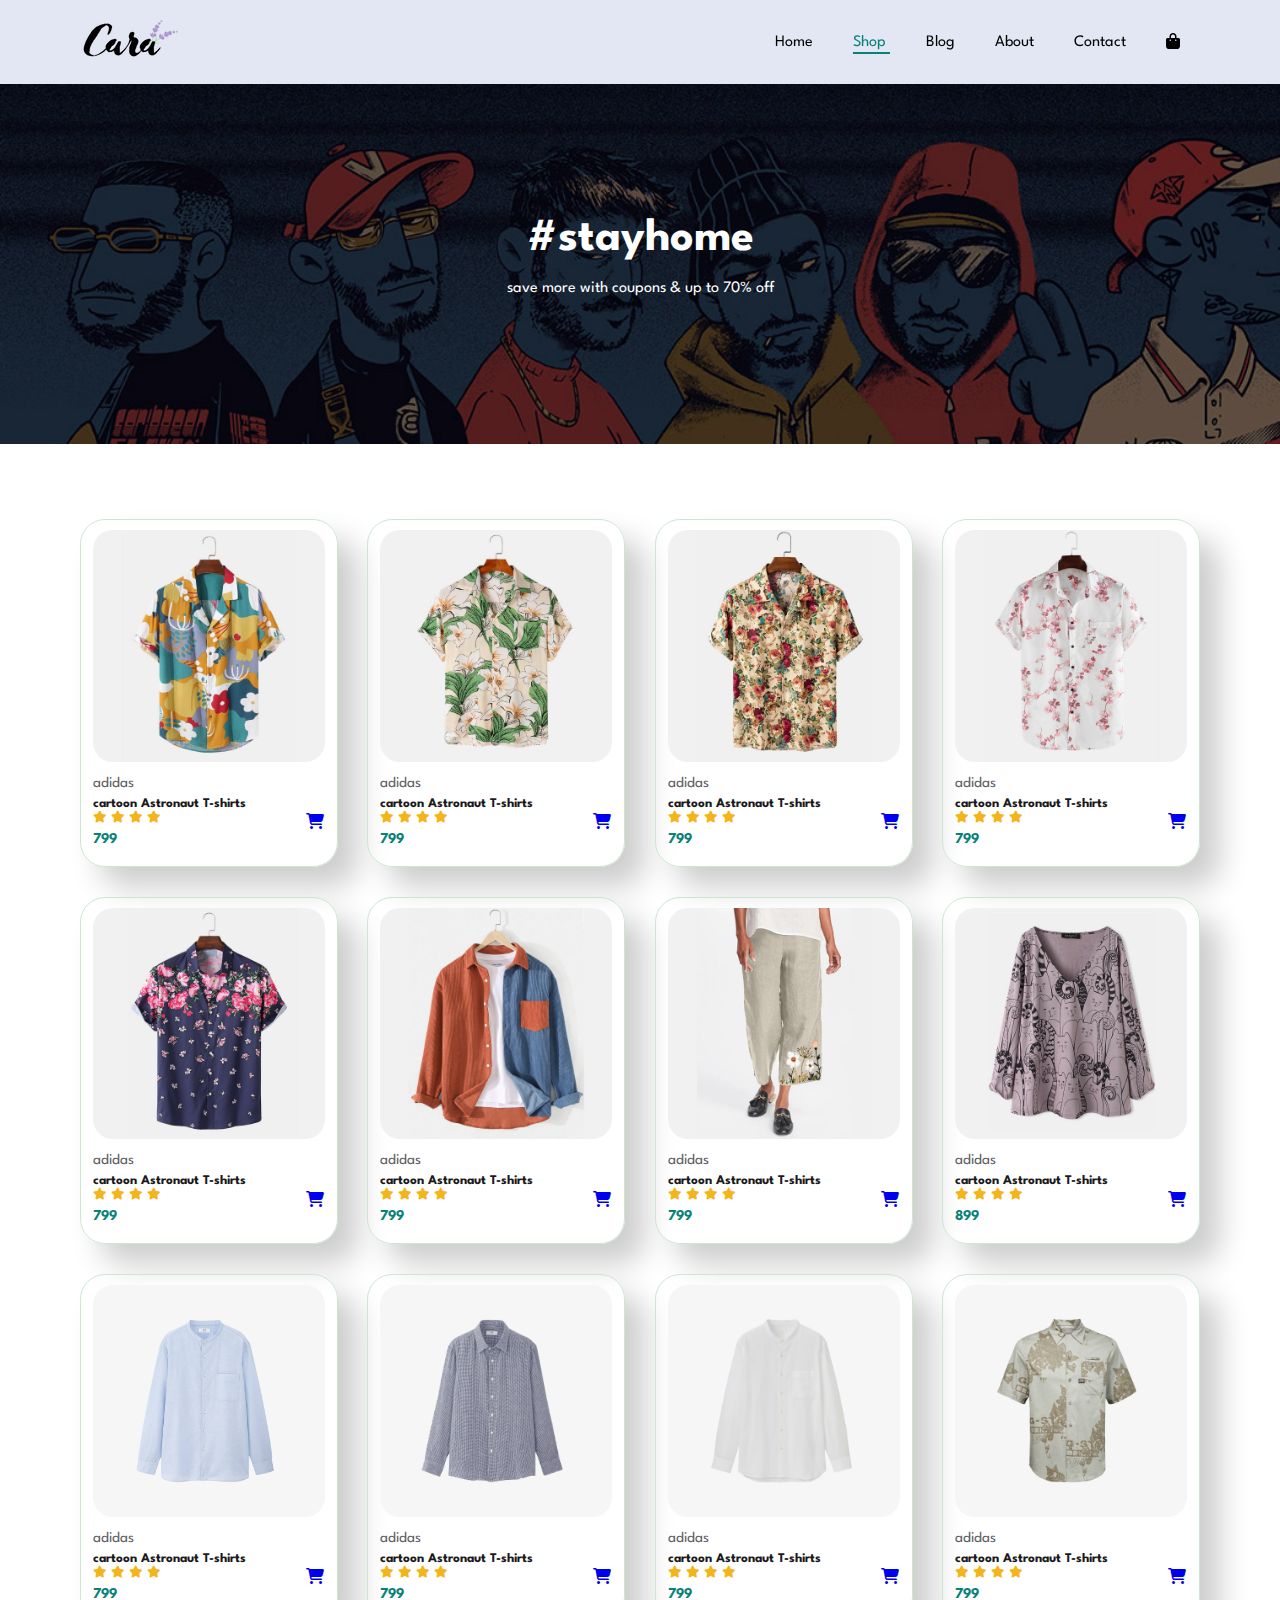
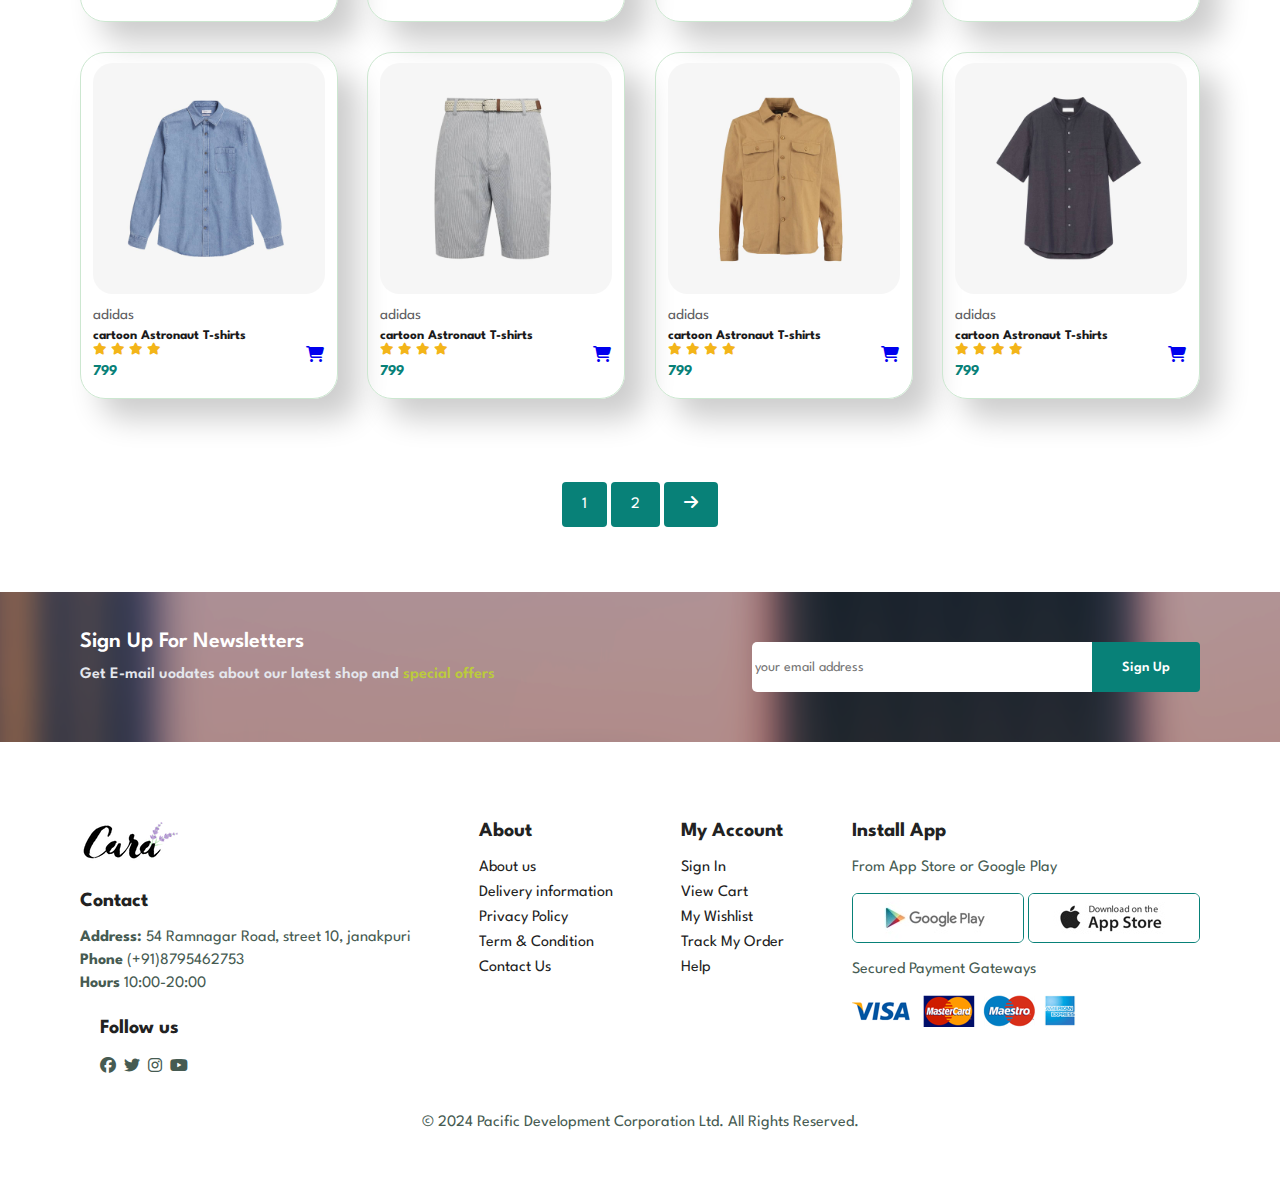
<file: Shop.html>
<!DOCTYPE html>
<html lang="en">

<head>
  <meta charset="UTF-8">
  <meta name="viewport" content="width=device-width, initial-scale=1.0">
  <title>Shoping</title>
  <link rel="shortcut icon" href="/img/download.png" type="image/x-icon">
  <link rel="stylesheet" href="https://cdnjs.cloudflare.com/ajax/libs/font-awesome/6.6.0/css/all.min.css">

  <link rel="stylesheet" href="style.css">
</head>

<body>
  <section id="header">
    <a href="#"><img src="./img/logo.png" class="logo"></a>

    <div>
      <ul id="navbar">
        <li><a href="index.html">Home</a></li>
        <li><a class="active" href="shop.html">Shop</a></li>
        <li><a href="blog.html">Blog</a></li>
        <li><a href="about.html">About</a></li>
        <li><a href="contact.html">Contact</a></li>
        <li id="lg-bag"><a href="cart.html"><i class="fa-solid fa-bag-shopping"></i></a></li>
        <a href="#" id="close"><i class="far fa-times"></i></a>
      </ul>
    </div>
    <div id="mobile">
      <a href="cart.html"><i class="fa-solid fa-bag-shopping"></i></a>
      <i id="bar" class="fas fa-outdent"></i>

    </div>
  </section>

  <section id="page-header">
    <h2>#stayhome</h2>
    <p>save more with coupons & up to 70% off</p>
  </section>

  <section id="product1" class="section-p1">
    
    <div class="pro-container">

      <div class="pro" onclick="window.location.href='sproduct.html';">
        <img src="img/product/f1.jpg" alt="">
        <div class="des">
          <span>adidas</span>
          <h5>cartoon Astronaut T-shirts</h5>
          <div class="star">
            <i class="fas fa-star"></i>
            <i class="fas fa-star"></i>
            <i class="fas fa-star"></i>
            <i class="fas fa-star"></i>
          </div>
          <h4>799</h4>
        </div>
        <a href="#"><i class="fa-solid fa-cart-shopping "></i></a>
      </div>

      <div class="pro">
        <img src="img/product/f2.jpg" alt="">
        <div class="des">
          <span>adidas</span>
          <h5>cartoon Astronaut T-shirts</h5>
          <div class="star">
            <i class="fas fa-star"></i>
            <i class="fas fa-star"></i>
            <i class="fas fa-star"></i>
            <i class="fas fa-star"></i>
          </div>
          <h4>799</h4>
        </div>
        <a href="#"><i class="fa-solid fa-cart-shopping "></i></a>
      </div>

      <div class="pro">
        <img src="img/product/f3.jpg" alt="">
        <div class="des">
          <span>adidas</span>
          <h5>cartoon Astronaut T-shirts</h5>
          <div class="star">
            <i class="fas fa-star"></i>
            <i class="fas fa-star"></i>
            <i class="fas fa-star"></i>
            <i class="fas fa-star"></i>
          </div>
          <h4>799</h4>
        </div>
        <a href="#"><i class="fa-solid fa-cart-shopping "></i></a>
      </div>

      <div class="pro">
        <img src="img/product/f4.jpg" alt="">
        <div class="des">
          <span>adidas</span>
          <h5>cartoon Astronaut T-shirts</h5>
          <div class="star">
            <i class="fas fa-star"></i>
            <i class="fas fa-star"></i>
            <i class="fas fa-star"></i>
            <i class="fas fa-star"></i>
          </div>
          <h4>799</h4>
        </div>
        <a href="#"><i class="fa-solid fa-cart-shopping "></i></a>
      </div>
      <div class="pro">
        <img src="img/product/f5.jpg" alt="">
        <div class="des">
          <span>adidas</span>
          <h5>cartoon Astronaut T-shirts</h5>
          <div class="star">
            <i class="fas fa-star"></i>
            <i class="fas fa-star"></i>
            <i class="fas fa-star"></i>
            <i class="fas fa-star"></i>
          </div>
          <h4>799</h4>
        </div>
        <a href="#"><i class="fa-solid fa-cart-shopping "></i></a>
      </div>
      <div class="pro">
        <img src="img/product/f6.jpg" alt="">
        <div class="des">
          <span>adidas</span>
          <h5>cartoon Astronaut T-shirts</h5>
          <div class="star">
            <i class="fas fa-star"></i>
            <i class="fas fa-star"></i>
            <i class="fas fa-star"></i>
            <i class="fas fa-star"></i>
          </div>
          <h4>799</h4>
        </div>
        <a href="#"><i class="fa-solid fa-cart-shopping "></i></a>
      </div>
      <div class="pro">
        <img src="img/product/f7.jpg" alt="">
        <div class="des">
          <span>adidas</span>
          <h5>cartoon Astronaut T-shirts</h5>
          <div class="star">
            <i class="fas fa-star"></i>
            <i class="fas fa-star"></i>
            <i class="fas fa-star"></i>
            <i class="fas fa-star"></i>
          </div>
          <h4>799</h4>
        </div>
        <a href="#"><i class="fa-solid fa-cart-shopping "></i></a>
      </div>

      <div class="pro">
        <img src="img/product/f8.jpg" alt="">
        <div class="des">
          <span>adidas</span>
          <h5>cartoon Astronaut T-shirts</h5>
          <div class="star">
            <i class="fas fa-star"></i>
            <i class="fas fa-star"></i>
            <i class="fas fa-star"></i>
            <i class="fas fa-star"></i>
          </div>
          <h4>899</h4>
        </div>
        <a href="#"><i class="fa-solid fa-cart-shopping "></i></a>
      </div>

    <!-- </div>
  </section>

  <section id="product1" class="section-p1">
    <h2>New Arrivals</h2>
    <p>Summer Collection New Modern Design</p>
    <div class="pro-container"> -->

      <div class="pro">
        <img src="img/product/n1.jpg" alt="">
        <div class="des">
          <span>adidas</span>
          <h5>cartoon Astronaut T-shirts</h5>
          <div class="star">
            <i class="fas fa-star"></i>
            <i class="fas fa-star"></i>
            <i class="fas fa-star"></i>
            <i class="fas fa-star"></i>
          </div>
          <h4>799</h4>
        </div>
        <a href="#"><i class="fa-solid fa-cart-shopping "></i></a>
      </div>

      <div class="pro">
        <img src="img/product/n2.jpg" alt="">
        <div class="des">
          <span>adidas</span>
          <h5>cartoon Astronaut T-shirts</h5>
          <div class="star">
            <i class="fas fa-star"></i>
            <i class="fas fa-star"></i>
            <i class="fas fa-star"></i>
            <i class="fas fa-star"></i>
          </div>
          <h4>799</h4>
        </div>
        <a href="#"><i class="fa-solid fa-cart-shopping "></i></a>
      </div>

      <div class="pro">
        <img src="img/product/n3.jpg" alt="">
        <div class="des">
          <span>adidas</span>
          <h5>cartoon Astronaut T-shirts</h5>
          <div class="star">
            <i class="fas fa-star"></i>
            <i class="fas fa-star"></i>
            <i class="fas fa-star"></i>
            <i class="fas fa-star"></i>
          </div>
          <h4>799</h4>
        </div>
        <a href="#"><i class="fa-solid fa-cart-shopping "></i></a>
      </div>

      <div class="pro">
        <img src="img/product/n4.jpg" alt="">
        <div class="des">
          <span>adidas</span>
          <h5>cartoon Astronaut T-shirts</h5>
          <div class="star">
            <i class="fas fa-star"></i>
            <i class="fas fa-star"></i>
            <i class="fas fa-star"></i>
            <i class="fas fa-star"></i>
          </div>
          <h4>799</h4>
        </div>
        <a href="#"><i class="fa-solid fa-cart-shopping "></i></a>
      </div>
      <div class="pro">
        <img src="img/product/n5.jpg" alt="">
        <div class="des">
          <span>adidas</span>
          <h5>cartoon Astronaut T-shirts</h5>
          <div class="star">
            <i class="fas fa-star"></i>
            <i class="fas fa-star"></i>
            <i class="fas fa-star"></i>
            <i class="fas fa-star"></i>
          </div>
          <h4>799</h4>
        </div>
        <a href="#"><i class="fa-solid fa-cart-shopping "></i></a>
      </div>
      <div class="pro">
        <img src="img/product/n6.jpg" alt="">
        <div class="des">
          <span>adidas</span>
          <h5>cartoon Astronaut T-shirts</h5>
          <div class="star">
            <i class="fas fa-star"></i>
            <i class="fas fa-star"></i>
            <i class="fas fa-star"></i>
            <i class="fas fa-star"></i>
          </div>
          <h4>799</h4>
        </div>
        <a href="#"><i class="fa-solid fa-cart-shopping "></i></a>
      </div>
      <div class="pro">
        <img src="img/product/n7.jpg" alt="">
        <div class="des">
          <span>adidas</span>
          <h5>cartoon Astronaut T-shirts</h5>
          <div class="star">
            <i class="fas fa-star"></i>
            <i class="fas fa-star"></i>
            <i class="fas fa-star"></i>
            <i class="fas fa-star"></i>
          </div>
          <h4>799</h4>
        </div>
        <a href="#"><i class="fa-solid fa-cart-shopping "></i></a>
      </div>

      <div class="pro">
        <img src="img/product/n8.jpg" alt="">
        <div class="des">
          <span>adidas</span>
          <h5>cartoon Astronaut T-shirts</h5>
          <div class="star">
            <i class="fas fa-star"></i>
            <i class="fas fa-star"></i>
            <i class="fas fa-star"></i>
            <i class="fas fa-star"></i>
          </div>
          <h4>799</h4>
        </div>
        <a href="#"><i class="fa-solid fa-cart-shopping "></i></a>
      </div>

    </div>
  </section>
  <section id="pagination" class="section-p1">
    <a href="#">1</a>
    <a href="#">2</a>
    <a href="#"><i class="fa-solid fa-arrow-right"></i></a>
  </section>

  <section id="newsletter" class="section-p1 section-m1">
    <div class="newstext">
      <h4>Sign Up For Newsletters</h4>
      <p>Get E-mail uodates about our latest shop and <span>special offers</span>
      </p>
    </div>
    <div class="form">
      <input type="text" placeholder="your email address">
      <button class="normal">Sign Up</button>
    </div>

  </section>

  <footer class="section-p1">
    <div class="col">
      <img class="logo" src="img/logo.png" alt="">
      <h4>Contact</h4>
      <p> <strong>Address:</strong> 54 Ramnagar Road, street 10, janakpuri</p>
      <p><strong>Phone</strong> (+91)8795462753</p>
      <p> <strong>Hours</strong> 10:00-20:00</p>
      <div class="follow">
        <h4>Follow us</h4>
        <div class="icon">
          <i class="fa-brands fa-facebook"></i>
          <i class="fa-brands fa-twitter"></i>
          <i class="fa-brands fa-instagram"></i>
          <i class="fa-brands fa-youtube"></i>
        </div>
      </div>
    </div>

    <div class="col">
      <h4>About</h4>
      <a href="#">About us</a>
      <a href="#">Delivery information</a>
      <a href="#">Privacy Policy</a>
      <a href="#">Term & Condition</a>
      <a href="#">Contact Us</a>
    </div>

    <div class="col">
      <h4>My Account</h4>
      <a href="#">Sign In</a>
      <a href="#">View Cart</a>
      <a href="#">My Wishlist</a>
      <a href="#">Track My Order</a>
      <a href="#">Help</a>
    </div>

    <div class="col install">
      <h4>Install App</h4>
      <p>From App Store or Google Play</p>
      <div class="row">
        <img src="img/play.jpg" alt="">
        <img src="img/app.jpg" alt="">
      </div>
      <p> Secured Payment Gateways</p>
      <img src="img/pay.png" alt="">
    </div>
    <div class="copyright">
      <p>© 2024 Pacific Development Corporation Ltd. All Rights Reserved.</p>
    </div>

  </footer>


  <script src="script.js"></script>
</body>

</html>
</file>
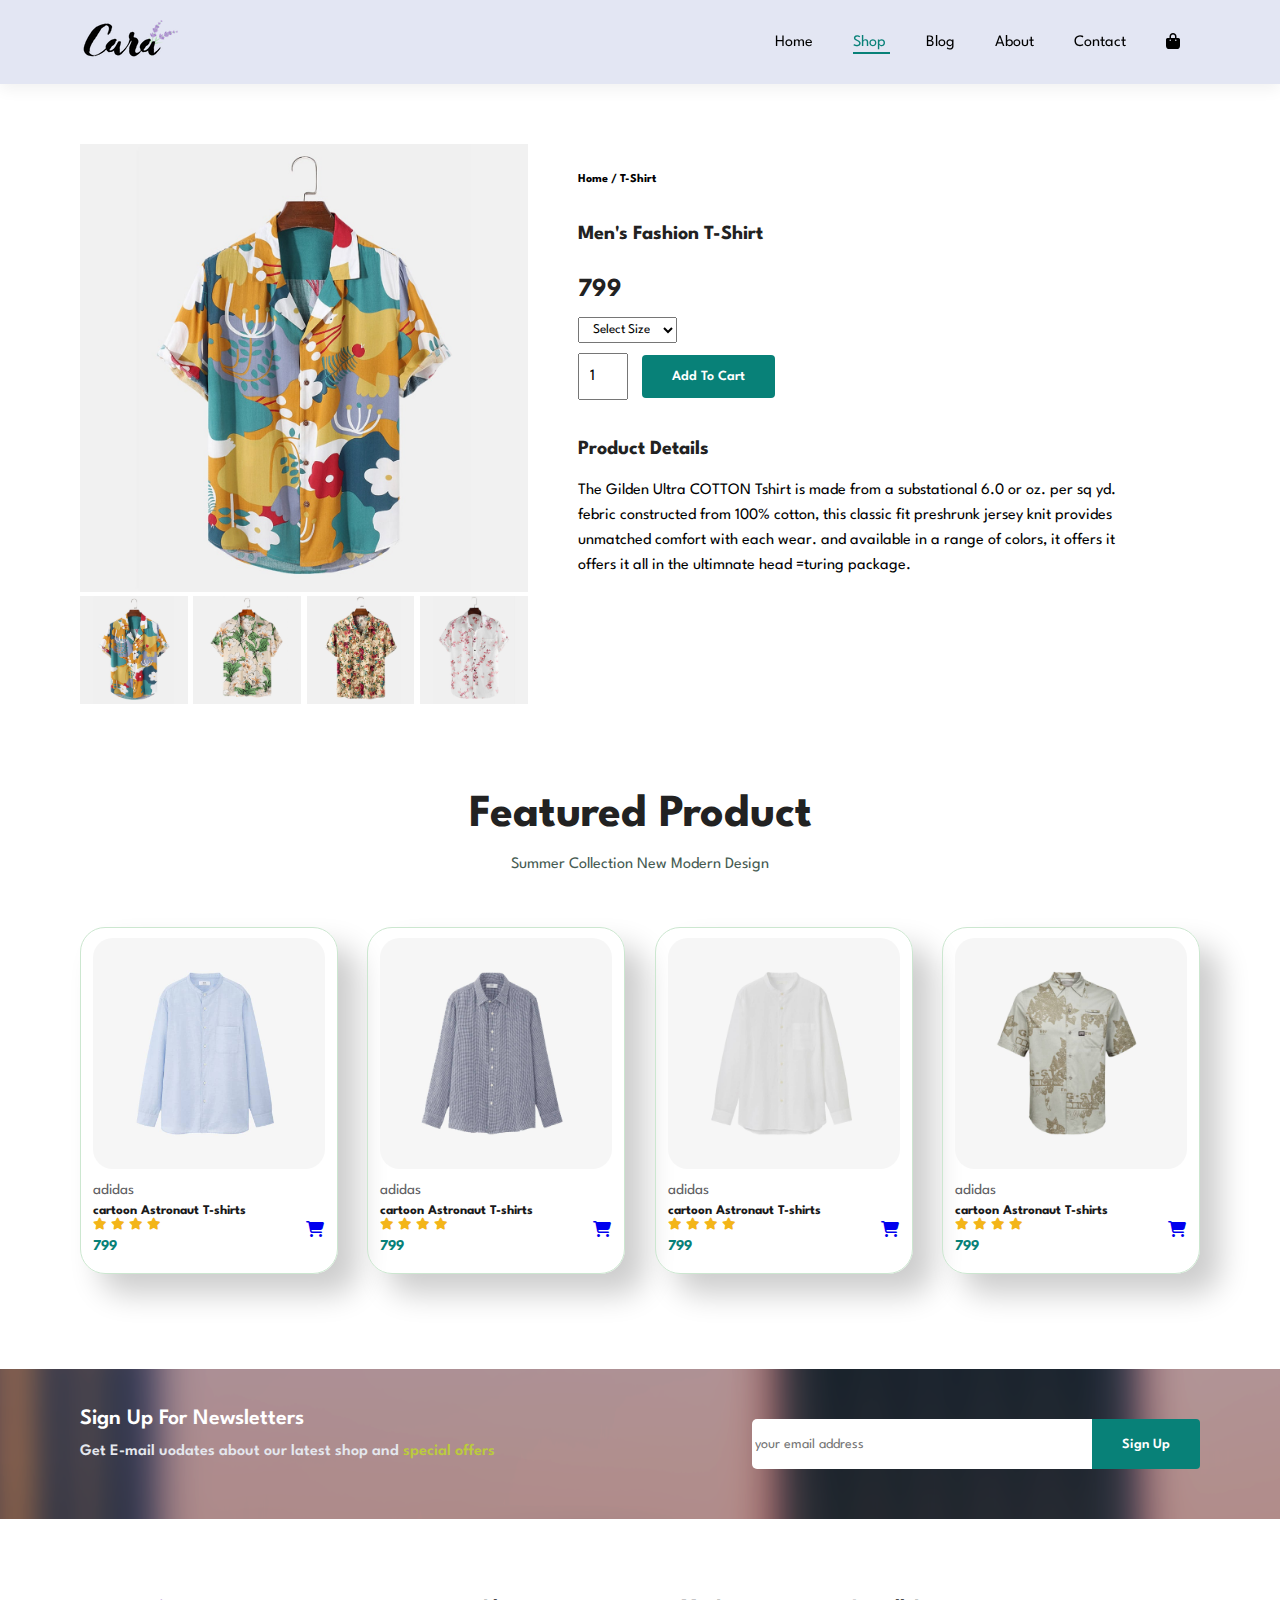
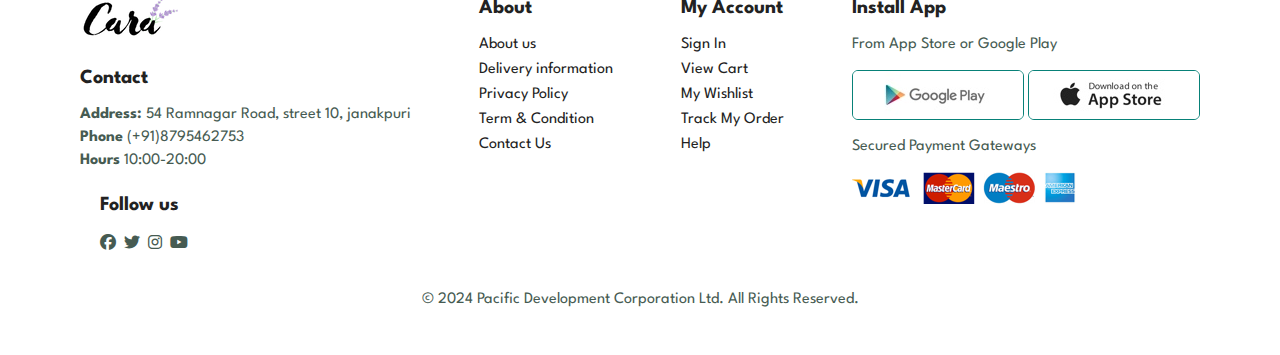
<file: sproduct.html>
<!DOCTYPE html>
<html lang="en">

<head>
  <meta charset="UTF-8">
  <meta name="viewport" content="width=device-width, initial-scale=1.0">
  <title>Document</title>
  <link rel="stylesheet" href="https://cdnjs.cloudflare.com/ajax/libs/font-awesome/6.6.0/css/all.min.css">

  <link rel="stylesheet" href="style.css">
</head>

<body>
  <section id="header">
    <a href="#"><img src="./img/logo.png" class="logo"></a>

    <div>
      <ul id="navbar">
        <li><a href="index.html">Home</a></li>
        <li><a class="active" href="shop.html">Shop</a></li>
        <li><a href="blog.html">Blog</a></li>
        <li><a href="about.html">About</a></li>
        <li><a href="contact.html">Contact</a></li>
        <li id="lg-bag"><a href="cart.html"><i class="fa-solid fa-bag-shopping"></i></a></li>
        <a href="#" id="close"><i class="far fa-times"></i></a>
      </ul>
    </div>
    <div id="mobile">
      <a href="cart.html"><i class="fa-solid fa-bag-shopping"></i></a>
      <i id="bar" class="fas fa-outdent"></i>

    </div>
  </section>
  <section id="prodetails" class="section-p1">
    <div class="single-pro-image">
      <img src="img/product/f1.jpg" width="100%" id="MainImg" alt="">

      <div class="small-img-group">
        <div class="small-img-col">
          <img src="img/product/f1.jpg" width="100%" class="small-img" alt="">
        </div>
        <div class="small-img-col">
          <img src="img/product/f2.jpg" width="100%" class="small-img" alt="">
        </div>
        <div class="small-img-col">
          <img src="img/product/f3.jpg" width="100%" class="small-img" alt="">
        </div>
        <div class="small-img-col">
          <img src="img/product/f4.jpg" width="100%" class="small-img" alt="">
        </div>
      </div>
    </div>
    <div class="single-pro-details">
      <h6>Home / T-Shirt</h6>
      <h4>Men's Fashion T-Shirt</h4>
      <h2>799</h2>
      <select>
        <option> Select Size</option>
        <option> XXL</option>
        <option> XL</option>
        <option> M</option>
        <option> S</option>
        <option> SL</option>
      </select>
      <input type="number" value="1">
      <button class="normal">Add To Cart</button>
      <h4>Product Details</h4>
      <span>The Gilden Ultra COTTON Tshirt is made from a substational 6.0 or oz. per sq yd. febric constructed from 100% cotton, this classic fit preshrunk jersey knit provides unmatched comfort with each wear. and available in a range of colors, it offers it offers it all in the ultimnate head =turing package.</span>
    </div>
  </section>

  <section id="product1" class="section-p1">
    <h2>Featured Product</h2>
    <p>Summer Collection New Modern Design</p>
    <div class="pro-container">

      <div class="pro">
        <img src="img/product/n1.jpg" alt="">
        <div class="des">
          <span>adidas</span>
          <h5>cartoon Astronaut T-shirts</h5>
          <div class="star">
            <i class="fas fa-star"></i>
            <i class="fas fa-star"></i>
            <i class="fas fa-star"></i>
            <i class="fas fa-star"></i>
          </div>
          <h4>799</h4>
        </div>
        <a href="#"><i class="fa-solid fa-cart-shopping "></i></a>
      </div>

      <div class="pro">
        <img src="img/product/n2.jpg" alt="">
        <div class="des">
          <span>adidas</span>
          <h5>cartoon Astronaut T-shirts</h5>
          <div class="star">
            <i class="fas fa-star"></i>
            <i class="fas fa-star"></i>
            <i class="fas fa-star"></i>
            <i class="fas fa-star"></i>
          </div>
          <h4>799</h4>
        </div>
        <a href="#"><i class="fa-solid fa-cart-shopping "></i></a>
      </div>

      <div class="pro">
        <img src="img/product/n3.jpg" alt="">
        <div class="des">
          <span>adidas</span>
          <h5>cartoon Astronaut T-shirts</h5>
          <div class="star">
            <i class="fas fa-star"></i>
            <i class="fas fa-star"></i>
            <i class="fas fa-star"></i>
            <i class="fas fa-star"></i>
          </div>
          <h4>799</h4>
        </div>
        <a href="#"><i class="fa-solid fa-cart-shopping "></i></a>
      </div>

      <div class="pro">
        <img src="img/product/n4.jpg" alt="">
        <div class="des">
          <span>adidas</span>
          <h5>cartoon Astronaut T-shirts</h5>
          <div class="star">
            <i class="fas fa-star"></i>
            <i class="fas fa-star"></i>
            <i class="fas fa-star"></i>
            <i class="fas fa-star"></i>
          </div>
          <h4>799</h4>
        </div>
        <a href="#"><i class="fa-solid fa-cart-shopping "></i></a>
      </div>

    </div>
  </section>

  <section id="newsletter" class="section-p1 section-m1">
    <div class="newstext">
      <h4>Sign Up For Newsletters</h4>
      <p>Get E-mail uodates about our latest shop and <span>special offers</span>
      </p>
    </div>
    <div class="form">
      <input type="text" placeholder="your email address">
      <button class="normal">Sign Up</button>
    </div>

  </section>

  <footer class="section-p1">
    <div class="col">
      <img class="logo" src="img/logo.png" alt="">
      <h4>Contact</h4>
      <p> <strong>Address:</strong> 54 Ramnagar Road, street 10, janakpuri</p>
      <p><strong>Phone</strong> (+91)8795462753</p>
      <p> <strong>Hours</strong> 10:00-20:00</p>
      <div class="follow">
        <h4>Follow us</h4>
        <div class="icon">
          <i class="fa-brands fa-facebook"></i>
          <i class="fa-brands fa-twitter"></i>
          <i class="fa-brands fa-instagram"></i>
          <i class="fa-brands fa-youtube"></i>
        </div>
      </div>
    </div>

    <div class="col">
      <h4>About</h4>
      <a href="#">About us</a>
      <a href="#">Delivery information</a>
      <a href="#">Privacy Policy</a>
      <a href="#">Term & Condition</a>
      <a href="#">Contact Us</a>
    </div>

    <div class="col">
      <h4>My Account</h4>
      <a href="#">Sign In</a>
      <a href="#">View Cart</a>
      <a href="#">My Wishlist</a>
      <a href="#">Track My Order</a>
      <a href="#">Help</a>
    </div>

    <div class="col install">
      <h4>Install App</h4>
      <p>From App Store or Google Play</p>
      <div class="row">
        <img src="img/play.jpg" alt="">
        <img src="img/app.jpg" alt="">
      </div>
      <p> Secured Payment Gateways</p>
      <img src="img/pay.png" alt="">
    </div>
    <div class="copyright">
      <p>© 2024 Pacific Development Corporation Ltd. All Rights Reserved.</p>
    </div>

  </footer>
  
  <script>
    var MainImg = document.getElementById("MainImg")
    var smallimg = document.getElementsByClassName("small-img")

    smallimg[0].onclick = function(){
      MainImg.src = smallimg[0].src;
    }
    smallimg[1].onclick = function(){
      MainImg.src = smallimg[1].src;
    }
    smallimg[2].onclick = function(){
      MainImg.src = smallimg[2].src;
    }
    smallimg[3].onclick = function(){
      MainImg.src = smallimg[3].src;
    }
  </script>


  <script src="script.js"></script>
</body>

</html>
</file>
<file: style.css>
@import url("https://fonts.googleapis.com/css2?family=Spartan:wght@100;200;300;400;500;600;700;800;900&display=swap");

* {
  margin: 0;
  padding: 0;
  box-sizing: border-box;
  font-family: 'spartan', sans-serif;
}

h1 {
  font-size: 50px;
  line-height: 64px;
  color: #222;
}

h2 {
  font-size: 46px;
  line-height: 54px;
  color: #222;
}

h4 {
  font-size: 20px;
  color: #222;
}

h6 {
  font-size: 12px;
  font-weight: 700;
}

p {
  font-size: 16px;
  color: #465b52;
  margin: 15px 0 20px 0;
}

.section-p1 {
  padding: 40px 80px;

}

.section-m1 {
  margin: 40px 0;
}

button.normal {
  font-size: 14px;
  font-weight: 600;
  padding: 15px 30px;
  color: #000;
  border-radius: 4px;
  cursor: pointer;
  border: none;
  outline: none;
  transition: 0.2s;
}

button.white {
  font-size: 13px;
  font-weight: 600;
  padding: 11px 18px;
  color: #fff;
  background-color: transparent;
  cursor: pointer;
  border: 1px solid#fff;
  outline: none;
  transition: 0.2s;
}

body {
  width: 100%;
}


#header {
  display: flex;
  align-items: center;
  justify-content: space-between;
  padding: 20px 80px;
  background: #E3E6F3;
  box-shadow: 0 5px 15px rgba(0, 0, 0, 0.06);
  z-index: 999;
  position: sticky;
  top: 0;
  left: 0;
}

#navbar {
  display: flex;
  align-items: center;
  justify-content: center;
}

#navbar li {
  list-style: none;
  padding: 0 20px;
  position: relative;
}


#navbar li a {
  text-decoration: none;
  font-size: 16px;
  color: #000;
  transition: 0.3s ease;

}

#navbar li a:hover,
#navbar li a.active {
  color: #088178;
}

#navbar li a.active::after,
#navbar li a:hover::after {
  content: "";
  width: 50%;
  height: 2px;
  background-color: #088178;
  position: absolute;
  bottom: -4px;
  left: 20px;

}

#mobile {
  display: none;
  align-items: center;
}

#close {
  display: none;
}


#hero {
  background-image: url("./img/hero4.png");
  height: 90vh;
  width: 100%;
  background-size: cover;
  background-position: top 25% right;
  padding: 0 80px;
  display: flex;
  flex-direction: column;
  align-items: flex-start;
  justify-content: center;
}

#hero h4 {
  padding-bottom: 15px;
}

#hero h1 {
  color: #088178;
}

#hero button {
  background-image: url("img/button.png");
  background-color: transparent;
  color: #088178;
  border: 0;
  padding: 14px 80px 14px 65px;
  background-repeat: no-repeat;
  cursor: pointer;
  font-weight: 700;
  font-size: 15px;
}

#feature {
  display: flex;
  align-items: center;
  justify-content: space-between;
  flex-wrap: wrap;
}

#feature .fe-box {
  width: 180px;
  text-align: center;
  padding: 25px 15px;
  box-shadow: 20px 20px 34px rgba(0, 0, 0, 0.3);
  border: 1px solid #cce7de;
  border-radius: 4px;
  margin: 15px 0;

}

#feature .fe-box:hover {
  box-shadow: 10px 10px 54px rgba(70, 62, 221, 0.1);
}

#feature .fe-box img {
  width: 100%;
  margin-bottom: 10px;
}

#feature .fe-box h6 {
  display: inline-block;
  padding: 9px 8px 6px 8px;
  line-height: 1;
  border-radius: 4px;
  color: #088178;
  background-color: #fddde4;
}

#feature .fe-box:nth-child(2) h6 {
  background-color: #cdebbc;
}

#feature .fe-box:nth-child(3) h6 {
  background-color: #d1e8f2;
}

#feature .fe-box:nth-child(4) h6 {
  background-color: #cdd4f8;
}

#feature .fe-box:nth-child(5) h6 {
  background-color: #f6dbf6;
}

#feature .fe-box:nth-child(6) h6 {
  background-color: #fff2e5;
}

#product1 {
  text-align: center;
}

#product1 .pro-container {
  display: flex;
  justify-content: space-between;
  padding-top: 20px;
  flex-wrap: wrap;
  color: red;
}

.pro>a {
  position: absolute;
  bottom: 10%;
  right: 5%;

}

#product1 .pro {
  width: 23%;
  min-width: 250px;
  padding: 10px 12px;
  cursor: pointer;
  border: 1px solid #cce7d0;
  box-shadow: 20px 20px 30px rgba(0, 0, 0, 0.2);
  border-radius: 25px;
  margin: 15px 0;
  transform: 0.2s ease;
  position: relative;


}

#product1 .pro:hover {
  box-shadow: 20px 20px 30px rgba(0, 0, 0, 0.06);
}

#product1 .pro img {
  width: 100%;
  border-radius: 20px;

}

#product1 .pro .des {
  text-align: start;
  padding: 10px 0;

}

#product1 .pro .des span {
  color: #606063;
  font-size: 15px;
}

#product1 .pro .des h5 {
  padding-top: 7px;
  color: #1a1a1a;
}

#product1 .pro .des i {
  font-size: 12px;
  color: rgb(243, 181, 25);
}

#product1 .pro .des h4 {
  padding-top: 7px;
  font-size: 15px;
  font-weight: 700;
  color: #088178;
}

#product1 .pro .cart {
  width: 40px;
  height: 40px;
  line-height: 40px;
  border-radius: 50px;
  background-color: #e8f6ea;
  font-weight: 500;
  color: #088178;
  border: 1px solid#cce7d0;
  bottom: 20px;
  right: 10px;

}

#banner {
  display: flex;
  flex-direction: column;
  justify-content: center;
  align-items: center;
  text-align: center;
  background-image: url(img/banner/b2.jpg);
  width: 100%;
  height: 40vh;
  background-size: cover;
  background-position: center;
}

#banner h4 {
  color: white;
  font-size: 16px;
}

#banner h2 {
  color: #ffff;
  font-size: 30px;
  padding: 10px 0;
}

#banner h2 span {
  color: #a40e0e;
  font-size: 30px;
  padding: 10px 0;
}

#banner button:hover {
  background-color: #088178;
  color: #fff;
}

#sm-banner {
  display: flex;
  align-items: center;
  justify-content: space-between;
  /* flex-wrap: wrap; */

}

#sm-banner .banner-box {
  display: flex;
  flex-direction: column;
  justify-content: center;
  align-items: flex-start;
  background-image: url(img/banner/b17.jpg);
  min-width: 580px;
  height: 50vh;
  background-size: cover;
  background-position: center;
  padding: 30px;

}

#sm-banner .banner-box2 {
  background-image: url(img/banner/b10.jpg);
}

#sm-banner h4 {
  color: #fff;
  font-size: 20px;
  font-weight: 300;
}

#sm-banner h2 {
  color: #fff;
  font-size: 28px;
  font-weight: 800;
}

#sm-banner span {
  color: #fff;
  font-size: 14px;
  font-weight: 500;
  padding-bottom: 15px;

}

#sm-banner .banner-box:hover button {
  background-color: #088178;
  border: 1px solid #088178;
}

#banner3 {
  display: flex;
  justify-content: space-between;
  flex-wrap: wrap;
  padding: 0 80PX;
}

#banner3 .banner-box {
  display: flex;
  flex-direction: column;
  justify-content: center;
  align-items: flex-start;
  background-image: url(img/banner/b7.jpg);
  min-width: 30%;
  height: 30vh;
  background-size: cover;
  background-position: center;
  padding: 20px;
  margin-bottom: 20px;
}

#banner3 .banner-box2 {
  background-image: url(img/banner/b4.jpg)
}

#banner3 .banner-box3 {
  background-image: url(img/banner/b18.jpg)
}

#banner3 h2 {
  color: #fff;
  font-weight: 900;
  font-size: 22px;

}

#banner3 h3 {
  color: #be0c0c;
  font-weight: 800;
  font-size: 15px;
}

#newsletter {
  display: flex;
  justify-content: space-between;
  flex-wrap: wrap;
  align-items: center;
  background-repeat: no-repeat;
  background-position: 20% 30%;
  border-color: #041e42;
  background-image: url("img/banner/bl14.png");
}

#newsletter h4 {
  font-size: 22px;
  font-weight: 600;
  color: #fff;
}

#newsletter p {
  font-size: 14x;
  font-weight: 600;
  color: #e4e7ed;
}

#newsletter span {
  color: #bbcb3c;
}

#newsletter .form {
  display: flex;
  width: 40%;
}

#newsletter input {
  height: 3.125rem;
  padding: 0.125em;
  font-size: 14px;
  width: 100%;
  border: 1px solid transparent;
  border-radius: 5px;
  outline: none;
  border-top-right-radius: 0;
  border-bottom-right-radius: 0;
}

#newsletter button {
  background-color: #088178;
  color: #fff;
  white-space: nowrap;
  border-top-left-radius: 0;
  border-bottom-left-radius: 0;
}

footer {
  display: flex;
  flex-wrap: wrap;
  justify-content: space-between;
}

footer .col {
  display: flex;
  flex-direction: column;
  align-items: flex-start;
  margin-bottom: 20px;
}


footer .logo {
  margin-bottom: 30px;
}

footer h4 {
  font-size: 14 px;
  padding-bottom: 20px;
}

footer p {
  font-size: 13 px;
  margin: 0 0 8px 0;
}

footer a {
  font-size: 13 px;
  text-decoration: none;
  color: #222;
  margin-bottom: 10px;
}

footer .follow {
  margin: 20px;

}

footer .follow i {
  color: #465b52;
  padding-right: 4px;
  cursor: pointer;
}

footer .install .row img {
  border: 1px solid #088178;
  border-radius: 6px;
}

footer .install img {
  margin: 10px 0 15px 0;
}

footer .follow i:hover,
footer a:hover {
  color: #088178;
}

footer .copyright {
  width: 100%;
  text-align: center;
}

#page-header {
  background-image: url("img/banner/b1.jpg");
  width: 100%;
  height: 40vh;
  background-size: cover;
  display: flex;
  justify-content: center;
  text-align: center;
  flex-direction: column;
  padding: 14px;

}

#page-header h2 {
  color: white;
}

#page-header p {
  color: white;
}

#pagination {
  text-align: center;
}

#pagination a {

  text-decoration: none;
  background-color: #088178;
  padding: 15px 20px;
  border-radius: 4px;
  color: #fff;
}

#pagination a i {
  font-size: 16px;
  font-weight: 600;
}

#prodetails {
  display: flex;
  margin-top: 20px;

}

#prodetails .single-pro-image {
  width: 40%;
  margin-right: 50px;

}

.small-img-group {
  display: flex;
  justify-content: space-between;
}

.small-img-col {
  flex-basis: 24%;
  cursor: pointer;
}

#prodetails .single-pro-details {
  width: 50%;
  padding-top: 30px;

}

#prodetails .single-pro-details h4 {
  padding: 40px 0 20px 0;

}

#prodetails .single-pro-details h2 {
  font-size: 26px;

}

#prodetails .single-pro-details select {
  display: block;
  padding: 5px 10px;
  margin-bottom: 10px;

}

#prodetails .single-pro-details input:focus {
  outline: none;
}

#prodetails .single-pro-details input {
  width: 50px;
  height: 47px;
  padding-left: 10px;
  font-size: 16px;
  margin-right: 10px;
}

#prodetails .single-pro-details button {
  background: #088178;
  color: white;
}

#prodetails .single-pro-details span {
  line-height: 25px;
}

#page-header.blog-header {

  background-image: url("img/banner/b19.jpg");
  width: 100%;
  height: 40vh;
  background-size: cover;
  display: flex;
  justify-content: center;
  text-align: center;
  flex-direction: column;
  padding: 14px;
}

#blog {
  padding: 150px 150px 0 150px;

}

#blog .blog-box {
  display: flex;
  align-items: center;
  width: 100%;
  position: relative;
  padding-bottom: 90px;

}

#blog .blog-img {
  width: 50%;
  margin-right: 40px;

}

#blog img {
  width: 100%;
  height: 300px;
  object-fit: cover;
}

#blog .blog-details {
  width: 50%;
}

#blog .blog-details a {
  text-decoration: none;
  font-size: 11px;
  color: #000;
  font-weight: 700;
  position: relative;
  transition: 0.3s;
}

#blog .blog-details a::after {
  content: "";
  width: 50px;
  height: 1px;
  background-color: #000;
  position: absolute;
  top: 4px;
  right: -60px;
}

#blog .blog-details a:hover {
  color: #088178;
}

#blog .blog-details a:hover::after {
  background-color: #088178;
}

#blog .blog-box h1 {
  position: absolute;
  top: -40px;
  left: 0;
  font-size: 70px;
  font-weight: 700;
  color: #c9cbce;
  z-index: -9;
}
#page-header.about-header{
  background-image: url("img/about/banner.png");
}

#about-head{
  display: flex;
  align-items: center;
}

#about-head img {
 width: 50%;
 height: auto;
}

#about-head div {
  padding-left: 40px;
}
#about-app {
  text-align: center;
}

#about-app .video {
  width: 70%;
  height: 100%;
  margin: 30px auto 0 auto;
}
#about-app .video video {
  width: 100%;
  height: 100%;
  border-radius: 20px;
}
#contact-details{
  display: flex;
  align-items: center;
  justify-content: space-between;
}
#contact-details .details{
  width: 40%;
}
#contact-details .details span ,
#form-details form span{
  font-size: 12px;
}
#contact-details .details h2,
#form-details form h2{
  font-size: 26px;
  line-height: 35px;
  padding: 25px 0;

}
#contact-details .details h3{
  font-size: 16px;
  padding: 15px ;
  
}
#contact-details .details li{
  list-style: none;
  display: flex;
  padding: 10px 0;
}
#contact-details .details li i{
  font-size: 14px;
  padding-right: 22px;
}
#contact-details .details li p { 
  margin: 0;
  font-size: 14px;
}
#contact-details .map {
  width: 55%;
  height: 400px;
}
#contact-details .map iframe{
  width: 100%;
  height: 100%;
}
#form-details{
  display: flex;
  justify-content: space-between;
  margin: 30px;
  padding: 80px; 
  border: 1px solid #088178;
}

#form-details form{
 width: 65%;
 display: flex;
 flex-direction: column;
 align-items: flex-start;
}

#form-details form input,
#form-details form textarea{
  width: 100%;
  padding: 12px 15px;
  outline: none;
  margin-bottom: 20px;
  border: 1px solid #e1e1e1;
}

#form-details form button{
  background-color: #088178;
  color: white;
}
#form-details .people div{
  padding-bottom: 25px;
  display: flex;
  align-items: flex-start;
}
#form-details .people div img {
  width: 65px;
  height: 65px;
  object-fit: cover;
  margin-right: 15px;

}
#form-details .people div p {
  margin: 0;
  font-size: 13px;
  line-height: 25px;
}

#form-details .people div p span {
  display: block;
  font-size: 16px;
  font-weight: 600;
  color: #000;
}

#cart table{
  width: 100%;
  border-collapse: collapse;
  table-layout: fixed;
  white-space: nowrap;

}

#cart table img {
  width: 70px;

}
#cart table td:nth-child(1){
  width: 100px;
  text-align: center;
}
#cart table td:nth-child(2){
  width: 150px;
  text-align: center;
}
#cart table td:nth-child(3){
  width: 250px;
  text-align: center;
}
#cart table td:nth-child(4),
#cart table td:nth-child(5),
#cart table td:nth-child(6){
  width: 150px;
  text-align: center;
}

#cart table td:nth-child(5) input{
  width: 70px;
  padding: 10px 5px 10px 15px;

}

#cart table thead{
  border: 1px solid #e2e9e1;
  border-left: none ;
  border-right: none;

}

#cart table thead td {
  font-weight: 700;
  text-transform: uppercase;
  font-size: 13px;
  padding: 18px 0;

}
#cart table tbody tr td {
  padding-top: 15px;

}
#cart table tbody  td{
  font-size: 13px;

}
#cart-add{
  display: flex;
  flex-wrap: wrap;
  justify-content: space-between;

}
#coupon{
  width: 50%;
  margin-bottom: 30px;

}
#coupon h3,
#subtotal{
  padding-bottom: 15px;
}
#coupon input{
  padding: 10px 20px;
  outline: none;
  width: 60%;
  margin-right: 10px;
  border: 1px solid #e2e9e1;
}
#coupon button,
#subtotal button{
  background-color: #088178;
  color: white;
  padding: 12px 20px;
}

#subtotal{
  width: 50%;
  margin-bottom: 30px;
  border: 1px solid #e2e9e1;
  padding: 30px;
}
#subtotal table{
  border-collapse: collapse;
  width: 100%;
  margin-bottom: 20px;

}
#subtotal table td{ 
  width: 50%;
  border: 1px solid #e2e9e1;
  padding: 10px;
  font-size: 13px;
}



















@media (max-width:799px) {
  .section-p1 {
    padding: 40px 40px;
  }

  #navbar {
    display: flex;
    flex-direction: column;
    align-items: flex-start;
    justify-content: flex-start;
    position: fixed;
    top: 0;
    right: -300px;
    height: 100vh;
    width: 300px;
    border-color: #e3e6f3;
    box-shadow: 0 4px 60px rgba(0, 0, 0, 0.1);
    padding: 80px 0 0 10px;
    transition: 0.3s;
  }

  #navbar.active {
    right: 0px;
  }

  #navbar li {
    margin-bottom: 25px;
  }

  #mobile {
    display: flex;
    align-items: center;
  }

  #mobile i {
    color: #1a1a1a;
    font-size: 24px;
    padding-left: 20px;
  }

  #close {
    position: absolute;
    display: initial;
    top: 30px;
    left: 30px;
    color: #000;
    font-size: 24px;
  }

  #lg-bag {
    display: none;
  }

  #hero {
    height: 70vh;
    padding: 0 80px;
    background-position: top 30% right 30%;
  }

  #feature {
    justify-content: space-between;
  }

  #feature .fe-box {
    margin: 15px 15px;
  }

  #product1 .pro-container {
    justify-content: center;
  }

  #product1 .pro {
    margin: 25px;
  }

  #banner {
    height: 20vh;
  }

  #sm-banner .banner-box {
    min-width: 100%;
    height: 30vh;
  }

  #banner3 {
    padding: 0 40PX;
  }

  #banner3 .banner-box {
    width: 28%;
  }

  #newsletter .form {
    width: 70%;
  }
  #form-details{
    padding: 40px;
  }
  #form-details form {
    width: 50%;
}

}





@media (max-width: 477px) {
  .section-p1 {
    padding: 20px;
  }

  #header {
    padding: 10px 30px;
  }

  h1 {
    font-size: 38px;
  }

  h2 {
    font-size: 32px;
  }

  #hero {
    padding: 0 20 px;
    background-position: 55%;
  }

  #feature {
    justify-content: space-between;
  }

  #feature .fe-box {
    width: 155px;
    margin: 0 0 15px 0;
  }

  #product1 .pro {
    width: 100%;
  }

  #Wbanner {
    height: 40vh;
  }

  #sm-banner .banner-box {
    height: 40vh;
  }

  #sm-banner .banner-box2 {
    margin-top: 20px;
  }

  #banner3 {
    padding: 0 20PX;
  }

  #banner3 .banner-box {
    width: 100%;
  }

  #newsletter {
    padding: 40px 20px;
  }

  #newsletter .form {
    width: 100%;
  }

  #prodetails {
    display: flex;
    flex-direction: column;
  }

  #prodetails .single-pro-image {
    width: 100%;
    margin-right: 0px;
  }

  #prodetails .single-pro-details {
    width: 100%;
  }

  #blog {
    padding: 100px 20px 0 20px;
  }

  #blog .blog-box {
    display: flex;
    flex-direction: column;
    align-items: flex-start;
  }

  #blog .blog-img {
    width: 100%;
    margin-right: 0px;
    margin-bottom: 30px;

  }

  #blog .blog-details {
    width: 100%;
  }

  #about-head {
    flex-direction: column;
}
#about-head img {
  width: 100%;
  margin: 20px;
}
#about-head div { 
  padding-left: 0px;
}
}
</file>
